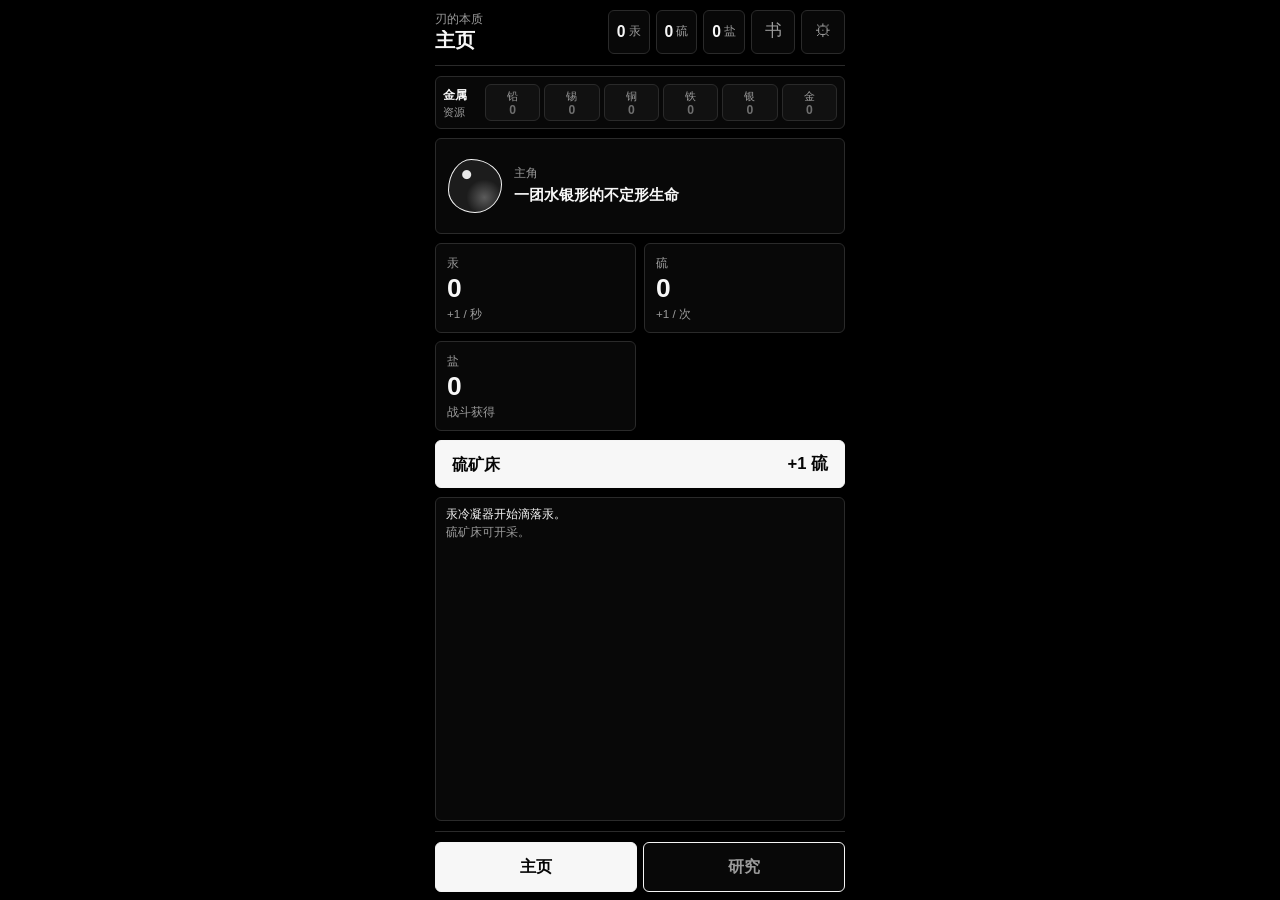
<file: index.html>
<!doctype html>
<html lang="zh-CN">
  <head>
    <meta charset="utf-8">
    <meta name="viewport" content="width=device-width, initial-scale=1">
    <meta http-equiv="refresh" content="0; url=./%E6%B8%B8%E6%88%8F%E6%9C%AC%E4%BD%93/index.html">
    <title>Redirecting</title>
    <script>
      window.location.replace("./%E6%B8%B8%E6%88%8F%E6%9C%AC%E4%BD%93/index.html");
    </script>
  </head>
  <body>
    <a href="./%E6%B8%B8%E6%88%8F%E6%9C%AC%E4%BD%93/index.html">Open the game</a>
  </body>
</html>
</file>
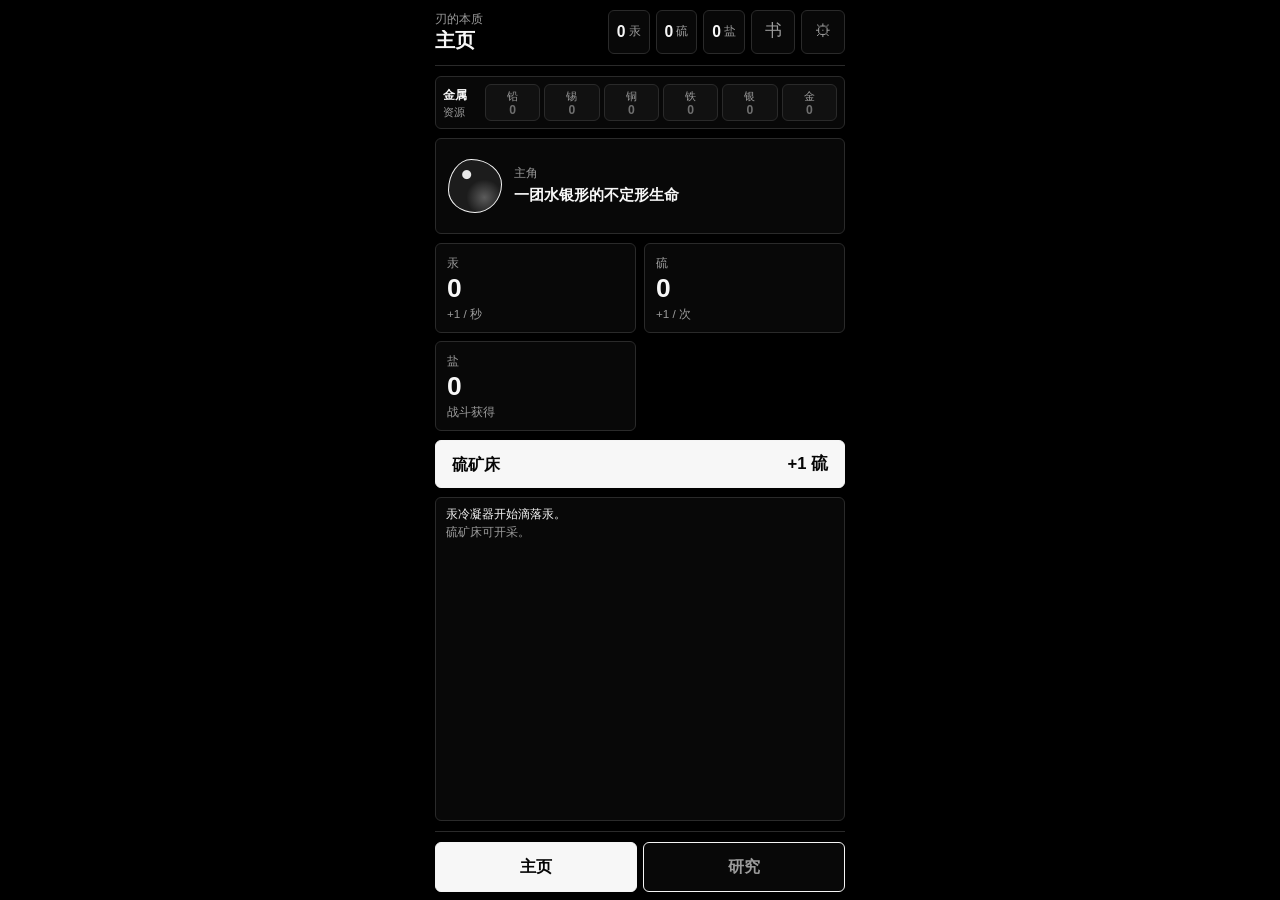
<file: 游戏本体/index.html>
<!doctype html>
<html lang="zh-CN">
  <head>
    <meta charset="UTF-8" />
    <meta name="viewport" content="width=device-width, initial-scale=1, viewport-fit=cover" />
    <meta name="theme-color" content="#000000" />
    <title>刃的本质</title>
    <link rel="stylesheet" href="./styles.css" />
  </head>
  <body>
    <main class="app-shell" id="app">
      <header class="title-bar">
        <div class="title-copy">
          <p>刃的本质</p>
          <h1 id="screen-title">主页</h1>
        </div>
        <div class="title-actions">
          <div class="title-stats" aria-label="核心资源">
            <span class="resource-indicator" data-resource-indicator="mercury"><strong id="title-mercury">0</strong><small>汞</small></span>
            <span class="resource-indicator" data-resource-indicator="sulfur"><strong id="title-sulfur">0</strong><small>硫</small></span>
            <span class="resource-indicator" data-resource-indicator="salt"><strong id="title-salt">0</strong><small>盐</small></span>
          </div>
          <button
            class="notes-shortcut"
            id="notes-shortcut"
            type="button"
            data-target="notes"
            aria-label="笔记"
            aria-selected="false"
          >
            <span aria-hidden="true">书</span>
          </button>
          <button
            class="settings-shortcut"
            type="button"
            data-target="settings"
            aria-label="系统"
            aria-selected="false"
          >
            <span aria-hidden="true">⚙</span>
          </button>
        </div>
      </header>

      <section class="screen-stage" aria-live="polite">
        <section class="screen is-active is-headless" data-screen="home" aria-label="主页">
          <div class="home-layout">
            <section class="metal-resource-panel" aria-label="金属资源">
              <div class="metal-resource-head">
                <strong>金属</strong>
                <small>资源</small>
              </div>
              <div class="metal-resource-list" id="home-metal-resources"></div>
            </section>

            <section class="life-panel" aria-label="主角状态">
              <div class="life-core" aria-hidden="true"></div>
              <div>
                <span>主角</span>
                <strong>一团水银形的不定形生命</strong>
              </div>
            </section>

            <div class="resource-grid" aria-label="资源">
              <article class="resource-card">
                <span>汞</span>
                <strong id="home-mercury">0</strong>
                <small id="mercury-rate">+1 / 秒</small>
              </article>
              <article class="resource-card">
                <span>硫</span>
                <strong id="home-sulfur">0</strong>
                <small id="sulfur-rate">手动开采</small>
              </article>
              <article class="resource-card">
                <span>盐</span>
                <strong id="home-salt">0</strong>
                <small id="salt-rate">战斗获得</small>
              </article>
            </div>

            <button class="primary-action" id="sulfur-button" type="button">
              <span>硫矿床</span>
              <strong id="sulfur-gain">+1 硫</strong>
            </button>

            <ol class="event-log" id="home-log" aria-label="主页记录"></ol>
          </div>
        </section>

        <section class="screen is-headless" data-screen="notes" aria-label="笔记">
          <div class="notes-layout">
            <section class="note-editor" aria-label="内置笔记">
              <label class="note-title-row">
                <span>标题</span>
                <input id="note-title" type="text" autocomplete="off" placeholder="本页标题" />
              </label>
              <textarea id="note-body" spellcheck="false" placeholder="写下这一页的笔记"></textarea>
            </section>

            <nav class="note-controls" aria-label="笔记翻页">
              <button class="secondary-action" id="note-first-button" type="button" aria-label="跳到第 0 页">|&lt;</button>
              <button class="secondary-action" id="note-prev-button" type="button" aria-label="上一页">&lt;</button>
              <label class="note-page-jump">
                <span>页</span>
                <input id="note-page-input" type="number" min="0" step="1" inputmode="numeric" value="1" />
              </label>
              <button class="secondary-action" id="note-next-button" type="button" aria-label="下一页">&gt;</button>
              <button class="secondary-action" id="note-last-button" type="button" aria-label="跳到最后一页">&gt;|</button>
            </nav>
          </div>
        </section>

        <section class="screen is-headless" data-screen="research" aria-label="研究">
          <div class="research-layout">
            <section class="research-section" data-research-section="available">
              <div class="research-section-head">
                <h3>可研究</h3>
                <button
                  class="research-section-toggle"
                  type="button"
                  aria-expanded="true"
                  aria-controls="available-research-list"
                  data-section-toggle="available"
                >
                  <span aria-hidden="true">▴</span>
                  <small>折叠</small>
                </button>
              </div>
              <div class="research-list" id="available-research-list" aria-label="可研究项目"></div>
            </section>

            <section class="research-section" data-research-section="owned">
              <div class="research-section-head">
                <h3>已持有</h3>
                <button
                  class="research-section-toggle"
                  type="button"
                  aria-expanded="true"
                  aria-controls="owned-research-list"
                  data-section-toggle="owned"
                >
                  <span aria-hidden="true">▴</span>
                  <small>折叠</small>
                </button>
              </div>
              <div class="research-list" id="owned-research-list" aria-label="已持有研究"></div>
            </section>

            <section class="research-section" data-research-section="locked">
              <div class="research-section-head">
                <h3>未解锁</h3>
                <button
                  class="research-section-toggle"
                  type="button"
                  aria-expanded="true"
                  aria-controls="locked-feature-list"
                  data-section-toggle="locked"
                >
                  <span aria-hidden="true">▴</span>
                  <small>折叠</small>
                </button>
              </div>
              <div class="research-list" id="locked-research-list" aria-label="未解锁研究"></div>
            </section>
          </div>
        </section>

        <section class="screen is-headless" data-screen="metallurgy" aria-label="冶金">
          <div class="metallurgy-layout">
            <section class="metal-resource-panel metallurgy-metal-panel" aria-label="冶金金属资源">
              <div class="metal-resource-head">
                <strong>金属</strong>
                <small>资源</small>
              </div>
              <div class="metal-resource-list" id="metallurgy-metal-resources"></div>
            </section>

            <div class="metallurgy-panels">
              <section class="metallurgy-station is-active" data-station="smelting" data-metallurgy-panel="smelting" aria-labelledby="smelting-title">
                <div class="station-title">
                  <div>
                    <h3 id="smelting-title">冶炼</h3>
                    <small>也不算是冶炼，毕竟没开火。</small>
                  </div>
                </div>

                <div class="station-workbench">
                  <section class="station-column ingredient-column" aria-label="冶炼投料">
                    <strong>投料</strong>
                    <div class="ingredient-list" id="smelting-resource-list"></div>
                    <div class="ingredient-controls">
                      <button class="secondary-action" type="button" data-ingredient-action="divide" data-station="smelting">/10</button>
                      <span id="smelting-selected-resource">未选择</span>
                      <button class="secondary-action" type="button" data-ingredient-action="multiply" data-station="smelting">*10</button>
                      <button class="secondary-action" type="button" data-ingredient-action="remove" data-station="smelting">-1</button>
                      <button class="secondary-action" type="button" data-ingredient-action="add" data-station="smelting">+1</button>
                    </div>
                  </section>

                  <section class="station-column product-column" aria-label="冶炼产品">
                    <div class="product-heading">
                      <strong>产品</strong>
                      <small id="smelting-product-note">投入资源后确认。</small>
                    </div>
                    <div class="product-display" id="smelting-product">
                      <span>尚未冶炼</span>
                    </div>
                    <div class="current-loadout" id="smelting-current-inputs">未投料</div>
                  </section>

                  <section class="station-column process-column" aria-label="冶炼确认">
                    <button class="process-button cauldron-button" id="smelt-button" type="button">
                      <span class="process-icon" aria-hidden="true">坩</span>
                      <strong>冶炼</strong>
                    </button>
                  </section>

                  <aside class="metallurgy-drawer" id="smelting-drawer" aria-label="冶炼记录抽屉">
                    <button class="drawer-toggle" id="smelting-drawer-toggle" type="button" aria-expanded="false">
                      <span aria-hidden="true">‹</span>
                      <small>记录</small>
                    </button>
                    <div class="drawer-body">
                      <div class="drawer-head">
                        <strong id="smelting-log-title">完整记录</strong>
                        <button class="secondary-action" id="smelting-log-mode-toggle" type="button">收藏</button>
                      </div>
                      <ol class="drawer-list" id="smelting-log-list"></ol>
                    </div>
                  </aside>
                </div>
              </section>

              <section class="metallurgy-station" data-station="forging" data-metallurgy-panel="forging" aria-labelledby="forging-title">
                <div class="station-title">
                  <div>
                    <h3 id="forging-title">锻造</h3>
                    <small>投入金属，锻出一把刃。</small>
                  </div>
                </div>

                <div class="station-workbench">
                  <section class="station-column ingredient-column" aria-label="锻造投料">
                    <strong>投料</strong>
                    <div class="ingredient-list" id="forging-resource-list"></div>
                    <div class="ingredient-controls">
                      <button class="secondary-action" type="button" data-ingredient-action="divide" data-station="forging">/10</button>
                      <span id="forging-selected-resource">未选择</span>
                      <button class="secondary-action" type="button" data-ingredient-action="multiply" data-station="forging">*10</button>
                      <button class="secondary-action" type="button" data-ingredient-action="remove" data-station="forging">-1</button>
                      <button class="secondary-action" type="button" data-ingredient-action="add" data-station="forging">+1</button>
                    </div>
                  </section>

                  <section class="station-column process-column" aria-label="锻造确认">
                    <button class="process-button anvil-button" id="forge-button" type="button">
                      <span class="process-icon" aria-hidden="true">砧</span>
                      <strong>锻造</strong>
                    </button>
                  </section>

                  <section class="station-column product-column" aria-label="锻造产品">
                    <div class="product-heading">
                      <strong>产品</strong>
                      <small id="forging-product-note">投料后确认。</small>
                    </div>
                    <div class="product-display blade-product" id="forging-product">
                      <span>尚未锻造</span>
                    </div>
                    <div class="current-loadout" id="forging-current-inputs">未投料</div>
                  </section>

                  <aside class="metallurgy-drawer" id="forging-drawer" aria-label="背包抽屉">
                    <button class="drawer-toggle" id="forging-drawer-toggle" type="button" aria-expanded="false">
                      <span aria-hidden="true">‹</span>
                      <small>背包</small>
                    </button>
                    <div class="drawer-body">
                      <div class="drawer-head">
                        <strong>背包</strong>
                        <div class="drawer-head-actions">
                          <small>20 格</small>
                          <button class="secondary-action" id="blade-batch-delete-toggle" type="button">批量</button>
	                          <button class="secondary-action danger-action" id="blade-batch-delete-button" type="button" disabled hidden>销毁所选</button>
                          <button class="secondary-action" id="blade-favorite-button" type="button" disabled>收藏</button>
                          <button class="secondary-action" id="blade-reproduce-button" type="button" disabled>再生产</button>
	                          <button class="secondary-action danger-action" id="blade-delete-button" type="button" disabled>销毁</button>
                        </div>
                      </div>
                      <div class="blade-detail" id="blade-detail">选择一把刃查看属性</div>
                      <div class="blade-grid" id="blade-inventory-grid"></div>
                    </div>
                  </aside>
                </div>
              </section>

              <section class="metallurgy-station" data-station="inscription" data-metallurgy-panel="inscription" aria-label="铭文"></section>
            </div>

            <nav class="metallurgy-subnav" aria-label="冶金功能切换">
              <button class="metallurgy-subtab is-active" type="button" data-metallurgy-tab="smelting" aria-selected="true">冶炼</button>
              <button class="metallurgy-subtab" type="button" data-metallurgy-tab="forging" aria-selected="false">锻造</button>
              <button class="metallurgy-subtab" type="button" data-metallurgy-tab="inscription" aria-selected="false" hidden>铭文</button>
            </nav>
          </div>
        </section>

        <section class="screen is-headless" data-screen="battle" aria-label="战斗">
          <div class="battle-layout">
            <section class="battle-enemy-panel" aria-label="敌人">
              <div class="battle-enemy-card" id="battle-enemy-card"></div>
              <aside class="battle-log-panel" aria-label="战斗记录">
                <div class="battle-log-head">
                  <strong>记录</strong>
                  <small id="battle-log-summary">0 条</small>
                </div>
                <ol class="battle-log-list" id="battle-log-list"></ol>
              </aside>
            </section>

            <section class="battle-actions" aria-label="战斗操作">
              <div class="battle-action-row battle-action-row-main">
                <button class="secondary-action battle-flee-button" id="battle-flee-button" type="button">逃跑</button>
		                <select id="battle-cr-select" aria-label="下一只敌人的 CR">
		                  <option value="1">CR1</option>
		                </select>
                <button class="primary-action" id="battle-auto-toggle" type="button">自动战斗</button>
                <button class="secondary-action" id="battle-attack-button" type="button">手动攻击</button>
              </div>
              <div class="battle-action-row battle-action-row-support">
                <button class="secondary-action battle-hone-button" id="battle-hone-button" type="button">
                  <strong>磨刃</strong>
                  <small>锋利+0</small>
                </button>
                <button class="secondary-action" id="battle-inscription-button" type="button" disabled hidden>铭文</button>
              </div>
            </section>

            <section class="battle-blade-panel" aria-label="当前刃">
              <div class="battle-blade-card" id="battle-selected-blade"></div>

              <aside class="battle-drawer" id="battle-drawer" aria-label="战斗背包">
                <button class="drawer-toggle" id="battle-drawer-toggle" type="button" aria-expanded="false">
                  <span aria-hidden="true">‹</span>
                  <small>背包</small>
                </button>
                <div class="drawer-body">
	                  <div class="drawer-head">
	                    <strong>刃背包</strong>
	                    <div class="drawer-head-actions">
	                      <small id="battle-inventory-summary">0 / 20</small>
	                      <button class="secondary-action" id="battle-blade-batch-delete-toggle" type="button">批量</button>
		                      <button class="secondary-action danger-action" id="battle-blade-batch-delete-button" type="button" disabled hidden>销毁所选</button>
	                      <button class="secondary-action" id="battle-blade-favorite-button" type="button" disabled>收藏</button>
		                      <button class="secondary-action danger-action" id="battle-blade-delete-button" type="button" disabled>销毁</button>
	                    </div>
	                  </div>
                  <div class="blade-grid battle-blade-grid" id="battle-blade-list"></div>
                </div>
              </aside>
            </section>
          </div>
        </section>

        <section class="screen" data-screen="settings" aria-labelledby="settings-title">
          <div class="screen-head">
            <div>
              <p class="kicker">本地</p>
              <h2 id="settings-title">系统</h2>
            </div>
            <span class="pill" id="version-label">v1.0</span>
          </div>

          <div class="settings-layout">
            <nav class="settings-subnav" aria-label="系统功能切换">
              <button class="settings-subtab is-active" type="button" data-settings-tab="settings" aria-selected="true">设置</button>
              <button class="settings-subtab" type="button" data-settings-tab="stats" aria-selected="false">数据统计</button>
              <button class="settings-subtab" type="button" data-settings-tab="milestones" aria-selected="false">里程碑</button>
            </nav>

            <section class="settings-panel is-active" data-settings-panel="settings" aria-label="系统设置">
              <label class="toggle-row">
                <span>
                  <strong>自动保存</strong>
                  <small id="autosave-state">开启</small>
                </span>
                <input id="autosave-toggle" type="checkbox" checked />
              </label>

              <label class="toggle-row">
                <span>
                  <strong>紧凑数字</strong>
                  <small id="compact-state">开启</small>
                </span>
                <input id="compact-toggle" type="checkbox" checked />
              </label>

              <textarea id="save-code" rows="4" spellcheck="false" placeholder="存档码"></textarea>

              <div class="button-grid">
                <button class="secondary-action" id="save-button" type="button">保存</button>
                <button class="secondary-action" id="export-button" type="button">导出</button>
                <button class="secondary-action" id="import-button" type="button">导入</button>
                <button class="secondary-action danger-action" id="reset-button" type="button">重置</button>
              </div>

              <p class="settings-message" id="settings-message">本地存档未写入。</p>
            </section>

            <section class="settings-panel stats-panel" data-settings-panel="stats" aria-label="数据统计">
              <div class="stats-list" id="stats-list"></div>
            </section>

            <section class="settings-panel milestones-panel" data-settings-panel="milestones" aria-label="里程碑">
              <div class="milestone-list" id="milestone-list"></div>
            </section>
          </div>
        </section>
      </section>

      <nav class="tab-bar" aria-label="功能分页">
        <button class="tab-button is-active" type="button" data-target="home" aria-selected="true">主页</button>
        <button class="tab-button" type="button" data-target="research" aria-selected="false">研究</button>
        <button class="tab-button" type="button" data-target="metallurgy" data-feature="metallurgy" aria-selected="false" hidden>冶金</button>
        <button class="tab-button" type="button" data-target="battle" data-feature="battle" aria-selected="false" hidden>战斗</button>
      </nav>
    </main>

    <script src="./research.js"></script>
    <script src="./forgingFormula.js"></script>
    <script src="./bladeNaming.js"></script>
    <script src="./battleFormula.js"></script>
    <script src="./main.js"></script>
  </body>
</html>
</file>
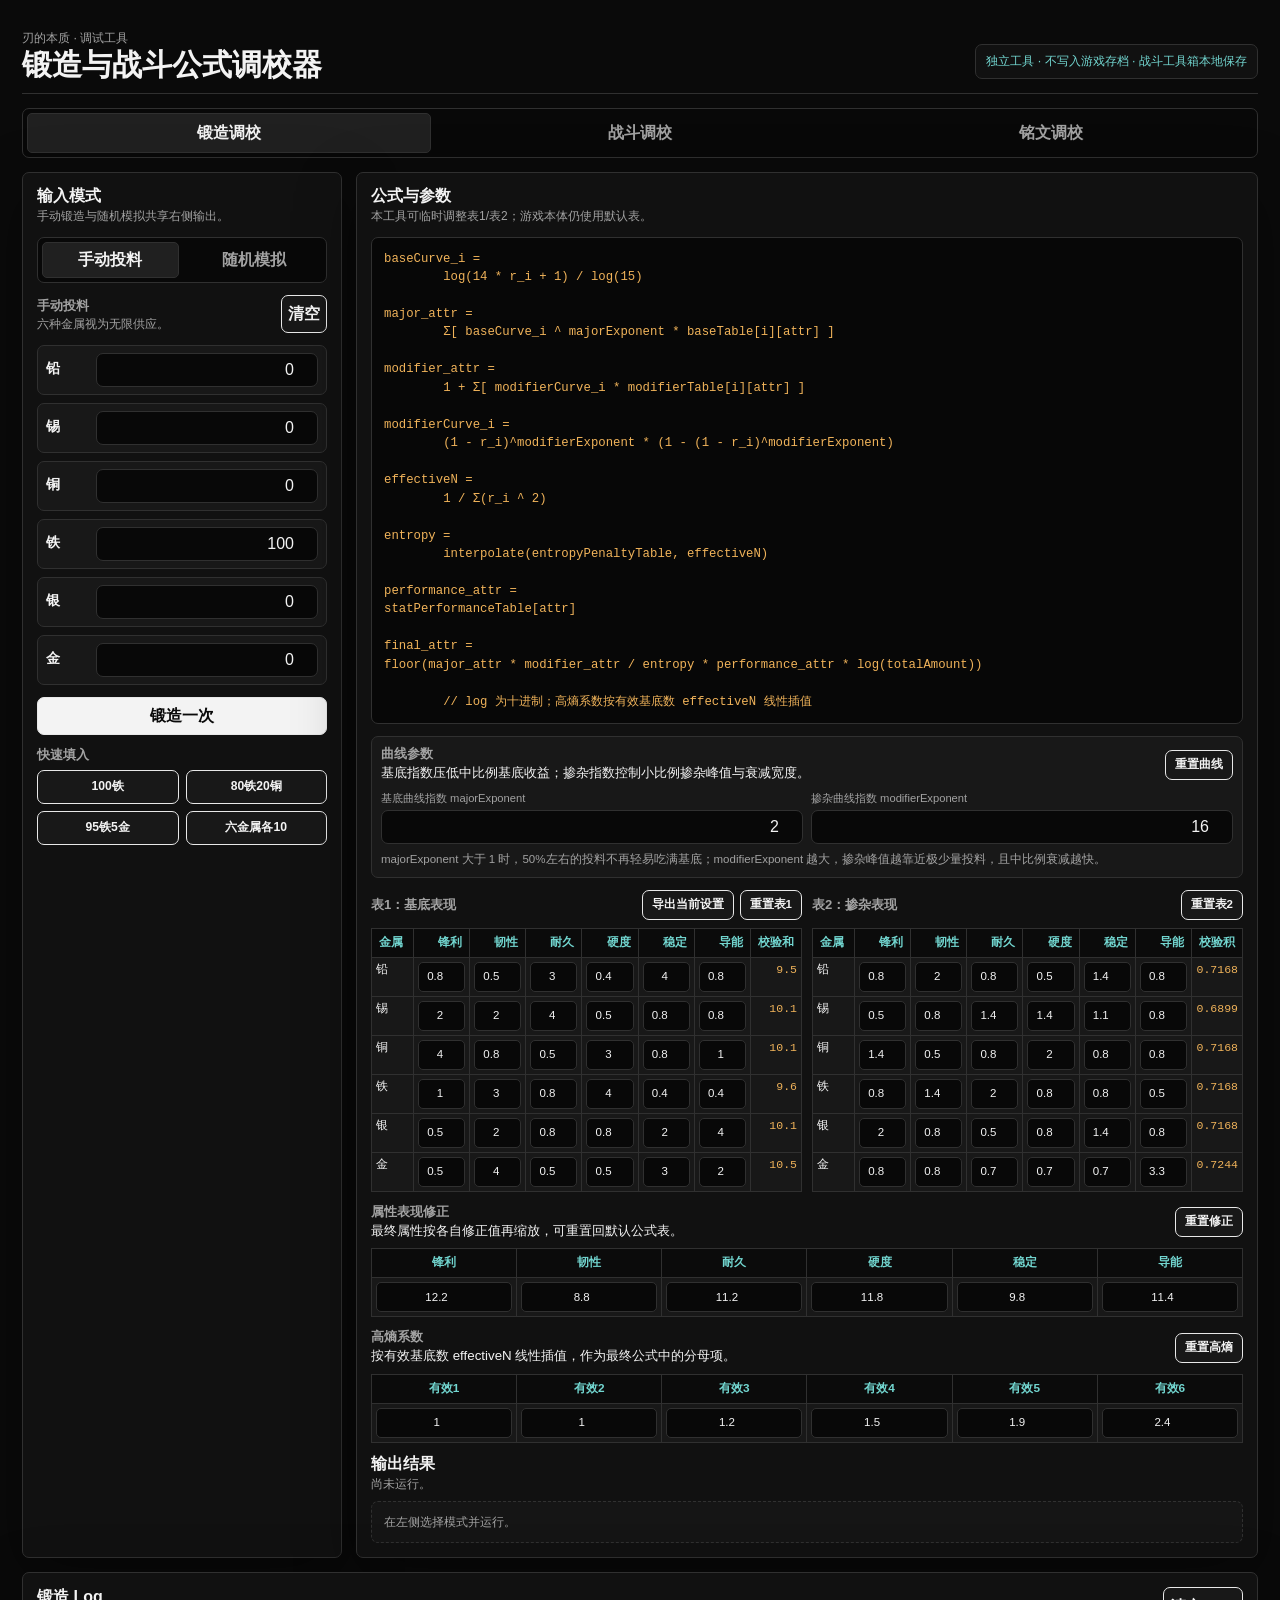
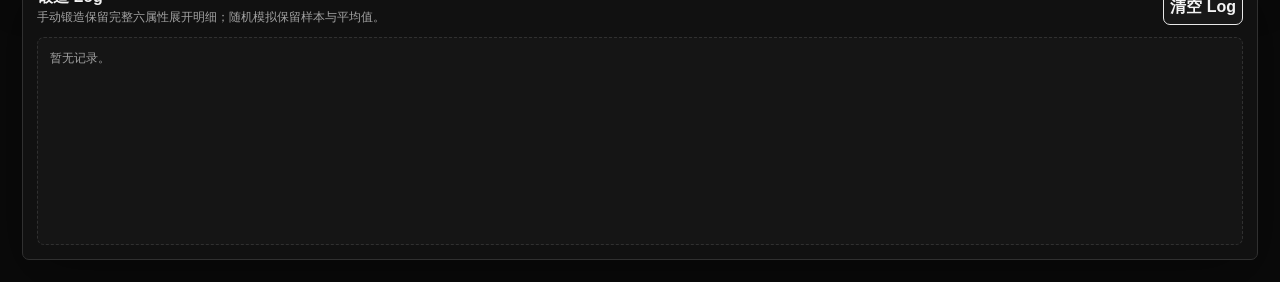
<file: 调试工具/forging-debug.html>
<!doctype html>
<html lang="zh-CN">
  <head>
    <meta charset="UTF-8" />
    <meta name="viewport" content="width=device-width, initial-scale=1" />
    <meta name="theme-color" content="#0b0b0b" />
    <title>锻造与战斗公式调校器</title>
    <link rel="stylesheet" href="./forging-debug.css" />
  </head>
  <body>
    <main class="debug-shell">
      <header class="debug-header">
        <div>
          <p>刃的本质 · 调试工具</p>
          <h1>锻造与战斗公式调校器</h1>
        </div>
        <div class="header-note">独立工具 · 不写入游戏存档 · 战斗工具箱本地保存</div>
      </header>

      <nav class="workspace-tabs" role="tablist" aria-label="调校功能">
        <button
          class="workspace-tab is-active"
          id="forging-debug-tab"
          type="button"
          role="tab"
          aria-selected="true"
          aria-controls="forging-debug-panel"
          data-debug-mode="forging"
        >
          锻造调校
        </button>
        <button
          class="workspace-tab"
          id="battle-debug-tab"
          type="button"
          role="tab"
          aria-selected="false"
          aria-controls="battle-debug-panel"
          data-debug-mode="battle"
        >
          战斗调校
        </button>
        <button
          class="workspace-tab"
          id="inscription-debug-tab"
          type="button"
          role="tab"
          aria-selected="false"
          aria-controls="inscription-debug-panel"
          data-debug-mode="inscription"
        >
          铭文调校
        </button>
      </nav>

      <section
        class="debug-mode-panel is-active"
        id="forging-debug-panel"
        role="tabpanel"
        aria-labelledby="forging-debug-tab"
        data-debug-panel="forging"
      >
        <section class="debug-workspace">
        <aside class="panel input-panel" aria-label="投料与模拟">
          <div class="panel-head">
            <div>
              <h2>输入模式</h2>
              <small>手动锻造与随机模拟共享右侧输出。</small>
            </div>
          </div>

          <div class="mode-tabs" role="tablist" aria-label="输入模式">
            <button
              class="mode-tab is-active"
              id="manual-tab"
              type="button"
              role="tab"
              aria-selected="true"
              aria-controls="manual-controls"
              data-input-mode="manual"
            >
              手动投料
            </button>
            <button
              class="mode-tab"
              id="simulation-tab"
              type="button"
              role="tab"
              aria-selected="false"
              aria-controls="simulation-controls-panel"
              data-input-mode="simulation"
            >
              随机模拟
            </button>
          </div>

          <section
            class="input-mode-panel is-active"
            id="manual-controls"
            role="tabpanel"
            aria-labelledby="manual-tab"
            data-input-panel="manual"
          >
            <div class="panel-head compact-head">
              <div>
                <h3>手动投料</h3>
                <small>六种金属视为无限供应。</small>
              </div>
              <button class="secondary-action" id="reset-manual-button" type="button">清空</button>
            </div>

            <div class="metal-input-grid" id="manual-metal-inputs"></div>

            <div class="button-row">
              <button class="primary-action" id="forge-once-button" type="button">锻造一次</button>
            </div>

            <section class="quick-panel">
              <h3>快速填入</h3>
              <div class="quick-grid" id="manual-presets"></div>
            </section>
          </section>

          <section
            class="input-mode-panel"
            id="simulation-controls-panel"
            role="tabpanel"
            aria-labelledby="simulation-tab"
            data-input-panel="simulation"
            hidden
          >
            <div class="panel-head compact-head">
              <div>
                <h3>随机 1000 次</h3>
                <small>用限制条件批量试配方。</small>
              </div>
            </div>

            <div class="simulation-controls">
              <label>
                <span>总原料数量</span>
                <input id="simulation-total" type="number" min="1" step="1" value="100" />
              </label>
              <label>
                <span>次数</span>
                <input id="simulation-count" type="number" min="1" step="1" value="1000" />
              </label>
              <label>
                <span>随机模式</span>
                <select id="simulation-mode">
                  <option value="distribution">随机分配</option>
                  <option value="two-attribute-random">2属性随机模拟</option>
                  <option value="three-attribute-random">3属性随机模拟</option>
                  <option value="four-attribute-random">4属性随机模拟</option>
                  <option value="five-attribute-random">5属性随机模拟</option>
                  <option value="six-attribute-random">6属性随机模拟</option>
                  <option value="single-fill">余量填入单一随机金属</option>
                  <option value="three-metal-70">三金属 70%</option>
                </select>
              </label>
            </div>

            <section class="constraint-section">
              <div class="section-title">
                <h3>比例限制</h3>
                <small>单位：%，步长 1</small>
              </div>
              <div class="constraint-grid" id="constraint-grid"></div>
            </section>

            <section class="quick-panel">
              <h3>随机预设</h3>
              <div class="quick-grid" id="simulation-presets"></div>
            </section>

            <section class="analysis-panel">
              <div class="section-title">
                <h3>筛选 Top20</h3>
                <small>运行模拟后，按当前条件重排样本。</small>
              </div>
              <div class="analysis-controls">
                <label>
                  <span>筛选指标</span>
                  <select id="simulation-filter-metric"></select>
                </label>
                <label>
                  <span>大于</span>
                  <input id="simulation-filter-min" type="number" step="1" placeholder="留空不过滤" />
                </label>
	                <label>
	                  <span>排序依据</span>
	                  <select id="simulation-sort-metric"></select>
	                </label>
	              </div>
	              <div class="simulation-condition-head">
	                <strong>六属性条件</strong>
	                <small>空值忽略，多项同时满足</small>
	              </div>
	              <div class="simulation-condition-grid" id="simulation-condition-grid"></div>
	              <button class="secondary-action mini-action" id="apply-simulation-filter-button" type="button">应用筛选</button>
	            </section>

            <div class="button-row">
              <button class="primary-action" id="run-simulation-button" type="button">运行模拟</button>
            </div>

            <div id="simulation-message" class="message-line"></div>
          </section>
        </aside>

        <section class="panel formula-panel" aria-label="公式、参数与输出">
          <div class="panel-head">
            <div>
              <h2>公式与参数</h2>
              <small>本工具可临时调整表1/表2；游戏本体仍使用默认表。</small>
            </div>
          </div>

	          <article class="formula-card">
	            <pre><code>baseCurve_i =
	log(14 * r_i + 1) / log(15)

major_attr =
	Σ[ baseCurve_i ^ majorExponent * baseTable[i][attr] ]

modifier_attr =
	1 + Σ[ modifierCurve_i * modifierTable[i][attr] ]

modifierCurve_i =
	(1 - r_i)^modifierExponent * (1 - (1 - r_i)^modifierExponent)

effectiveN =
	1 / Σ(r_i ^ 2)

entropy =
	interpolate(entropyPenaltyTable, effectiveN)

performance_attr =
statPerformanceTable[attr]

final_attr =
floor(major_attr * modifier_attr / entropy * performance_attr * log(totalAmount))

	// log 为十进制；高熵系数按有效基底数 effectiveN 线性插值</code></pre>
		          </article>

	          <section class="curve-panel">
	            <div class="table-head">
	              <div>
	                <h3>曲线参数</h3>
	                <small>基底指数压低中比例基底收益；掺杂指数控制小比例掺杂峰值与衰减宽度。</small>
	              </div>
	              <button class="secondary-action mini-action" id="reset-curve-parameters-button" type="button">重置曲线</button>
	            </div>
	            <div class="curve-grid">
	              <label>
	                <span>基底曲线指数 majorExponent</span>
	                <input id="major-exponent-input" type="number" min="0.1" step="0.1" value="2" />
	              </label>
	              <label>
	                <span>掺杂曲线指数 modifierExponent</span>
	                <input id="modifier-exponent-input" type="number" min="0.1" step="0.1" value="16" />
	              </label>
	            </div>
	            <small class="curve-help">
	              majorExponent 大于 1 时，50%左右的投料不再轻易吃满基底；modifierExponent 越大，掺杂峰值越靠近极少量投料，且中比例衰减越快。
	            </small>
	          </section>

	          <section class="tables-grid">
            <article>
              <div class="table-head">
                <h3>表1：基底表现</h3>
                <div class="table-actions">
                  <button class="secondary-action mini-action" id="export-settings-button" type="button">导出当前设置</button>
                  <button class="secondary-action mini-action" id="reset-base-table-button" type="button">重置表1</button>
                </div>
              </div>
              <div class="table-wrap" id="base-table"></div>
            </article>
            <article>
              <div class="table-head">
                <h3>表2：掺杂表现</h3>
                <button class="secondary-action mini-action" id="reset-modifier-table-button" type="button">重置表2</button>
              </div>
              <div class="table-wrap" id="modifier-table"></div>
            </article>
          </section>

          <section class="performance-panel">
            <div class="table-head">
              <div>
                <h3>属性表现修正</h3>
                <small>最终属性按各自修正值再缩放，可重置回默认公式表。</small>
              </div>
              <button class="secondary-action mini-action" id="reset-performance-table-button" type="button">重置修正</button>
            </div>
	            <div class="table-wrap" id="performance-table"></div>
	          </section>

	          <section class="entropy-panel">
	            <div class="table-head">
		              <div>
		                <h3>高熵系数</h3>
		                <small>按有效基底数 effectiveN 线性插值，作为最终公式中的分母项。</small>
		              </div>
	              <button class="secondary-action mini-action" id="reset-entropy-table-button" type="button">重置高熵</button>
	            </div>
	            <div class="table-wrap" id="entropy-table"></div>
	          </section>

	          <section class="result-panel">
            <div class="panel-head compact-head">
              <div>
                <h2>输出结果</h2>
                <small id="current-summary">尚未运行。</small>
              </div>
            </div>
            <div id="current-result" class="result-body empty-state">在左侧选择模式并运行。</div>
          </section>
        </section>
      </section>

        <section class="panel log-panel" aria-label="锻造日志">
          <div class="panel-head">
            <div>
              <h2>锻造 Log</h2>
              <small>手动锻造保留完整六属性展开明细；随机模拟保留样本与平均值。</small>
            </div>
            <button class="secondary-action" id="clear-log-button" type="button">清空 Log</button>
          </div>
          <div id="forge-log" class="forge-log empty-state">暂无记录。</div>
        </section>
      </section>

      <section
        class="debug-mode-panel"
        id="battle-debug-panel"
        role="tabpanel"
        aria-labelledby="battle-debug-tab"
        data-debug-panel="battle"
        hidden
      >
        <section class="battle-debug-layout">
          <section class="panel battle-main-panel" aria-label="战斗模拟">
            <div class="panel-head">
              <div>
                <h2>战斗模拟</h2>
                <small id="battle-current-summary">选择一把刃，或从锻造调校导入。</small>
              </div>
              <span class="battle-status-pill" id="battle-auto-state">暂停</span>
            </div>

            <section class="battle-control-grid">
              <article class="battle-card">
                <div class="section-title">
                  <h3>当前刃</h3>
                  <small>出厂 / 当前</small>
                </div>
                <div id="battle-blade-editor" class="battle-stat-editor"></div>
                <div id="battle-blade-editor-radar" class="battle-editor-radar empty-state">暂无刃。</div>
              </article>

              <article class="battle-card">
                <div class="section-title">
                  <h3>敌人</h3>
                  <small>当前状态 / 配置参数</small>
                </div>
                <div id="battle-enemy-current" class="battle-enemy-current-slot empty-state">等待敌人状态。</div>
                <div class="battle-form-grid" id="battle-enemy-inputs"></div>
                <div class="battle-form-grid compact-form-grid">
                  <label>
                    <span>刷新模式</span>
                    <select id="battle-enemy-mode">
                      <option value="fixed">固定同一敌人</option>
                      <option value="incremental">每场属性递增</option>
                      <option value="sequence">手动敌人序列</option>
                    </select>
                  </label>
                </div>
                <div class="battle-form-grid" id="battle-enemy-increment-inputs"></div>
                <label class="battle-textarea-field">
                  <span>敌人序列</span>
                  <textarea
                    id="battle-enemy-sequence"
                    rows="4"
                    spellcheck="false"
                  placeholder="每行：CR,HP,坚硬,崩裂,磨损,锈蚀"
                  ></textarea>
                </label>
              </article>

              <article class="battle-card">
                <div class="section-title compact-head">
                  <div>
                    <h3>公式参数</h3>
                    <small>四条指数 k + 钝化/磨刃 s</small>
                  </div>
                  <button class="secondary-action mini-action" id="battle-export-config-button" type="button">导出配置</button>
                </div>
                <div class="battle-form-grid" id="battle-param-inputs"></div>
                <div id="battle-k-help" class="battle-k-help"></div>
                <div id="battle-formula-preview" class="battle-formula-preview empty-state">选择刃后显示公式代入。</div>
              </article>

              <article class="battle-card enemy-generator-card">
                <div class="section-title compact-head">
                  <div>
                    <h3>敌人生成</h3>
                    <small>CR^k*s / HP倍率 / 优势项</small>
                  </div>
                  <div class="button-cluster">
                    <button class="secondary-action mini-action" id="battle-generate-enemy-button" type="button">生成敌人</button>
                    <button class="secondary-action mini-action" id="battle-export-enemy-generator-button" type="button">导出配置</button>
                  </div>
                </div>
                <div class="battle-form-grid" id="battle-enemy-generator-inputs"></div>
                <div id="battle-enemy-generator-output" class="battle-enemy-generator-output empty-state">生成后显示分配信息。</div>
              </article>

              <article class="battle-card maintenance-card battle-wide-card">
                <div class="section-title">
                  <h3>维护策略</h3>
                  <small>独立用于寿命模拟</small>
                </div>
                <label class="toggle-line">
                  <span>启用自动磨刃策略</span>
                  <input id="battle-maintenance-enabled" type="checkbox" />
                </label>
                <div class="battle-form-grid" id="battle-maintenance-inputs"></div>
                <label class="toggle-line">
                  <span>允许满锋继续磨刃</span>
                  <input id="battle-maintenance-full-hone" type="checkbox" />
                </label>
              </article>
            </section>

            <section class="battle-action-bar" aria-label="战斗操作">
              <button class="primary-action" id="battle-manual-attack-button" type="button">手动攻击</button>
              <button class="secondary-action" id="battle-auto-toggle-button" type="button">自动战斗</button>
              <button class="secondary-action" id="battle-hone-button" type="button">磨刃</button>
              <button class="secondary-action" id="battle-reset-current-button" type="button">当前值回满</button>
              <button class="secondary-action" id="battle-sim-once-button" type="button">模拟 1 场</button>
              <button class="secondary-action" id="battle-sim-10-button" type="button">模拟 10 场</button>
              <button class="secondary-action" id="battle-sim-100-button" type="button">模拟 100 场</button>
            </section>

            <section class="battle-output-grid">
              <article class="battle-card">
                <div class="section-title">
                  <h3>战斗状态</h3>
                  <small id="battle-outcome-note">尚未开始。</small>
                </div>
                <div id="battle-state-output" class="battle-state-output empty-state">等待选择刃。</div>
              </article>

              <article class="battle-card">
                <div class="section-title">
                  <h3>雷达图</h3>
                  <small>浅色为出厂，亮色为当前</small>
                </div>
                <div id="battle-radar-output" class="battle-radar-output empty-state">暂无刃。</div>
              </article>

              <article class="battle-card battle-wide-card">
                <div class="section-title">
                  <h3>寿命统计</h3>
                  <small>裸战与维护策略分开</small>
                </div>
                <div id="battle-lifetime-output" class="battle-lifetime-output empty-state">运行模拟后显示。</div>
              </article>

              <article class="battle-card battle-wide-card">
                <div class="section-title">
                  <h3>战斗 Log</h3>
                  <button class="secondary-action mini-action" id="battle-clear-log-button" type="button">清空</button>
                </div>
                <div id="battle-log" class="battle-log empty-state">暂无记录。</div>
              </article>

              <article class="battle-card battle-wide-card">
                <div class="section-title">
                  <h3>规则引用</h3>
                  <small>来自共享战斗公式</small>
                </div>
                <div id="battle-rule-output" class="battle-rule-output"></div>
              </article>
            </section>
          </section>

          <aside class="panel battle-toolbox-panel" aria-label="刃工具箱">
            <div class="panel-head">
              <div>
                <h2>刃工具箱</h2>
                <small id="battle-toolbox-summary">本地保存 · 无上限</small>
              </div>
            </div>

            <div class="toolbox-actions">
              <button class="primary-action" id="battle-import-forge-button" type="button">导入锻造结果</button>
              <button class="secondary-action" id="battle-new-blade-button" type="button">新建刃</button>
              <button class="secondary-action" id="battle-duplicate-blade-button" type="button">复制副本</button>
              <button class="secondary-action" id="battle-rename-blade-button" type="button">重新命名</button>
              <button class="secondary-action danger-action" id="battle-delete-blade-button" type="button">删除</button>
              <button class="secondary-action danger-action" id="battle-delete-selected-button" type="button">删除多选</button>
            </div>

	            <div id="battle-toolbox-list" class="battle-toolbox-list empty-state">暂无刃。</div>
	          </aside>
	        </section>
	      </section>

	      <section
	        class="debug-mode-panel"
	        id="inscription-debug-panel"
	        role="tabpanel"
	        aria-labelledby="inscription-debug-tab"
	        data-debug-panel="inscription"
	        hidden
	      >
	        <section class="battle-debug-layout inscription-debug-layout">
	          <section class="panel battle-main-panel inscription-main-panel" aria-label="铭文调校">
	            <div class="panel-head">
	              <div>
	                <h2>铭文调校</h2>
	                <small id="inscription-current-summary">选择一把刃，或从锻造调校导入。</small>
	              </div>
	            </div>

	            <article class="battle-card inscription-host-card">
	              <div class="section-title">
	                <h3>当前刃</h3>
	                <small>铭文与战斗工具箱共用同一把刃</small>
	              </div>
	              <div id="inscription-blade-summary" class="battle-state-grid empty-state">选择或新建一把刃。</div>
	            </article>

	            <article class="battle-card inscription-card">
		              <div class="section-title compact-head">
		                <div>
		                  <h3>铭文编辑</h3>
		                  <small>7 顶点 / 12 边；先选金属丝，再在边上描线。当前默认每条边数量为 1。</small>
		                </div>
		              </div>
		              <div class="inscription-workspace">
		                <section class="inscription-graph-panel" aria-label="铭文结构图">
		                  <div class="inscription-wire-tray" id="inscription-wire-tray" aria-label="铭文金属丝"></div>
		                  <div class="inscription-graph" id="inscription-graph"></div>
		                </section>
		                <section class="inscription-preview-panel" aria-label="铭文解读与效果">
		                  <div class="section-title">
		                    <h3>解读</h3>
		                    <small>实时解析</small>
		                  </div>
		                  <div id="inscription-price-output" class="inscription-output empty-state">选择刃后显示解读。</div>
	                  <div class="section-title">
	                    <h3>效果</h3>
	                    <small>实时生成</small>
	                  </div>
	                  <div id="inscription-effect-output" class="inscription-output empty-state">选择刃后显示效果。</div>
	                </section>
	              </div>
	            </article>
	          </section>

	          <aside class="panel battle-toolbox-panel" aria-label="铭文刃工具箱">
	            <div class="panel-head">
	              <div>
	                <h2>刃工具箱</h2>
	                <small id="inscription-toolbox-summary">本地保存 · 与战斗调校共用</small>
	              </div>
	            </div>

	            <div class="toolbox-actions">
	              <button class="primary-action" id="inscription-import-forge-button" type="button">导入锻造结果</button>
	              <button class="secondary-action" id="inscription-new-blade-button" type="button">新建刃</button>
	              <button class="secondary-action" id="inscription-duplicate-blade-button" type="button">复制副本</button>
	              <button class="secondary-action" id="inscription-rename-blade-button" type="button">重新命名</button>
	              <button class="secondary-action danger-action" id="inscription-delete-blade-button" type="button">删除</button>
	              <button class="secondary-action danger-action" id="inscription-delete-selected-button" type="button">删除多选</button>
	            </div>

	            <div id="inscription-toolbox-list" class="battle-toolbox-list empty-state">暂无刃。</div>
	          </aside>
	        </section>
	      </section>
	    </main>

    <script src="../游戏本体/forgingFormula.js"></script>
    <script src="../游戏本体/bladeNaming.js"></script>
    <script src="../游戏本体/battleFormula.js"></script>
    <script src="./forging-debug.js"></script>
  </body>
</html>
</file>
<file: 游戏本体/styles.css>
:root {
  color-scheme: dark;
  --bg: #000;
  --panel: #080808;
  --panel-2: #111;
  --line: #2a2a2a;
  --line-strong: #f5f5f5;
  --text: #f7f7f7;
  --muted: #9b9b9b;
  --muted-2: #6f6f6f;
  --inverse: #050505;
  --radius: 6px;
  --tap: 48px;
  font-family:
    "Noto Sans SC",
    "Microsoft YaHei",
    "PingFang SC",
    sans-serif;
  background: var(--bg);
  color: var(--text);
  line-height: 1.35;
}

* {
  box-sizing: border-box;
}

html,
body {
  min-width: 320px;
  min-height: 100%;
  margin: 0;
  background: var(--bg);
}

body {
  overflow: hidden;
}

button,
textarea,
input {
  font: inherit;
}

button {
  touch-action: manipulation;
}

.app-shell {
  width: min(100vw, 430px);
  height: 100dvh;
  min-height: 520px;
  margin: 0 auto;
  padding:
    max(8px, env(safe-area-inset-top))
    10px
    max(8px, env(safe-area-inset-bottom));
  display: grid;
  grid-template-rows: auto minmax(0, 1fr) auto;
  gap: 10px;
  background: var(--bg);
  overflow: hidden;
}

.title-bar {
  min-height: 58px;
  display: flex;
  align-items: center;
  justify-content: space-between;
  gap: 12px;
  padding-bottom: 10px;
  border-bottom: 1px solid var(--line);
}

.title-copy {
  min-width: 0;
}

.title-copy p,
.title-copy h1 {
  overflow: hidden;
  text-overflow: ellipsis;
  white-space: nowrap;
}

.title-copy p,
.kicker,
.resource-card span,
.resource-card small,
.status-card span,
.research-card p,
.research-card small,
.toggle-row small,
.stat-row span,
.settings-message {
  color: var(--muted);
}

.title-copy p,
.kicker {
  margin: 0;
  font-size: 0.72rem;
  letter-spacing: 0;
}

h1,
h2,
h3,
p {
  margin: 0;
}

h1 {
  margin-top: 2px;
  font-size: 1.22rem;
  line-height: 1.1;
  font-weight: 800;
  text-wrap: pretty;
}

h2 {
  margin-top: 2px;
  font-size: 1.05rem;
  line-height: 1.15;
  font-weight: 800;
}

h3 {
  font-size: 0.86rem;
  line-height: 1.2;
  color: var(--muted);
  font-weight: 700;
}

.title-stats {
  flex: 0 0 auto;
  display: flex;
  gap: 6px;
}

.title-actions {
  flex: 0 0 auto;
  display: flex;
  align-items: center;
  gap: 6px;
}

.title-stats span,
.pill {
  min-height: 28px;
  display: inline-flex;
  align-items: center;
  gap: 3px;
  padding: 0 8px;
  border: 1px solid var(--line);
  border-radius: var(--radius);
  background: var(--panel);
  white-space: nowrap;
}

.title-stats span {
  min-height: 44px;
}

.title-stats strong {
  font-size: 0.98rem;
}

.title-stats small,
.pill {
  color: var(--muted);
  font-size: 0.72rem;
}

.resource-indicator.is-flashing {
  animation: resource-alert-flash 0.24s ease-in-out 2;
}

.metal-resource-item.is-empty.resource-indicator.is-flashing strong {
  color: var(--text);
}

@keyframes resource-alert-flash {
  0%,
  100% {
    border-color: var(--line);
    box-shadow: none;
  }

  50% {
    border-color: var(--text);
    background: var(--panel-2);
    color: var(--text);
    box-shadow:
      inset 0 0 0 1px rgba(245, 245, 245, 0.34),
      0 0 18px rgba(245, 245, 245, 0.2);
  }
}

.settings-shortcut,
.notes-shortcut {
  width: 44px;
  min-width: 44px;
  min-height: 44px;
  display: grid;
  place-items: center;
  border: 1px solid var(--line);
  border-radius: var(--radius);
  background: var(--panel);
  color: var(--muted);
}

.settings-shortcut.is-active,
.notes-shortcut.is-active {
  border-color: var(--line-strong);
  background: var(--text);
  color: var(--inverse);
}

.settings-shortcut span,
.notes-shortcut span {
  font-size: 1.05rem;
  line-height: 1;
}

@media (max-width: 430px) {
  .title-bar {
    gap: 8px;
  }

  .title-copy {
    flex: 0 0 54px;
  }

  .title-actions,
  .title-stats {
    min-width: 0;
    gap: 4px;
  }

  .title-actions {
    flex: 1 1 auto;
  }

  .title-stats {
    flex: 1 1 0;
  }

  .title-stats span {
    min-width: 0;
    min-height: 42px;
    flex: 1 1 0;
    justify-content: center;
    padding: 0 6px;
  }

  .title-stats strong {
    min-width: 0;
    overflow: hidden;
    text-overflow: ellipsis;
    font-size: 0.88rem;
  }

  .title-stats small {
    font-size: 0.64rem;
  }

  .settings-shortcut,
  .notes-shortcut {
    width: 40px;
    min-width: 40px;
    min-height: 42px;
  }
}

@media (max-width: 340px) {
  .title-bar {
    gap: 6px;
  }

  .title-copy {
    flex-basis: 48px;
  }

  .title-actions,
  .title-stats {
    gap: 3px;
  }

  .title-stats span {
    min-height: 40px;
    padding: 0 4px;
    gap: 2px;
  }

  .title-stats strong {
    font-size: 0.8rem;
  }

  .title-stats small {
    font-size: 0.58rem;
  }

  .settings-shortcut,
  .notes-shortcut {
    width: 36px;
    min-width: 36px;
    min-height: 40px;
  }

  .settings-shortcut span,
  .notes-shortcut span {
    font-size: 0.94rem;
  }
}

.screen-stage {
  min-height: 0;
  overflow: hidden;
}

.screen {
  height: 100%;
  min-height: 0;
  display: none;
}

.screen.is-active {
  display: grid;
  grid-template-rows: auto minmax(0, 1fr);
  gap: 10px;
}

.screen.is-headless.is-active {
  grid-template-rows: minmax(0, 1fr);
}

.screen-head {
  min-height: 38px;
  display: flex;
  align-items: end;
  justify-content: space-between;
  gap: 10px;
}

.home-layout,
.research-layout,
.metallurgy-layout,
.battle-layout,
.settings-layout {
  min-height: 0;
  display: grid;
  gap: 9px;
  overflow: hidden;
}

.home-layout {
  grid-template-rows: auto auto auto auto minmax(260px, 1fr);
  overflow-y: auto;
  scrollbar-width: thin;
}

.research-layout {
  grid-auto-rows: max-content;
  align-content: start;
  overflow: auto;
  scrollbar-width: thin;
}

.notes-layout {
  min-height: 0;
  display: grid;
  grid-template-rows: minmax(0, 1fr) auto;
  gap: 10px;
  overflow: hidden;
}

.note-editor {
  min-height: 0;
  display: grid;
  grid-template-rows: auto minmax(0, 1fr);
  gap: 8px;
  overflow: hidden;
}

.note-title-row {
  min-width: 0;
  min-height: 48px;
  padding: 8px 10px;
  display: grid;
  grid-template-columns: auto minmax(0, 1fr);
  align-items: center;
  gap: 10px;
  border: 1px solid var(--line);
  border-radius: var(--radius);
  background: var(--panel);
}

.note-title-row span {
  color: var(--muted);
  font-size: 0.74rem;
  font-weight: 800;
  white-space: nowrap;
}

.note-title-row input,
.note-page-jump input {
  min-width: 0;
  border: 0;
  background: transparent;
  color: var(--text);
  outline: none;
}

.note-title-row input {
  width: 100%;
  font-size: 0.98rem;
  font-weight: 900;
}

.note-editor.is-readonly .note-title-row input,
.note-editor.is-readonly textarea {
  color: var(--muted);
}

#note-body {
  min-height: 0;
  height: 100%;
  line-height: 1.52;
  overflow-y: auto;
  scrollbar-width: thin;
}

.note-controls {
  min-height: 50px;
  display: grid;
  grid-template-columns: 42px 42px minmax(0, 1fr) 42px 42px;
  gap: 6px;
}

.note-controls button {
  min-width: 0;
  min-height: 44px;
  padding: 0;
  white-space: nowrap;
}

.note-page-jump {
  min-width: 0;
  min-height: 44px;
  padding: 0 8px;
  display: grid;
  grid-template-columns: auto minmax(0, 1fr);
  align-items: center;
  gap: 6px;
  border: 1px solid var(--line);
  border-radius: var(--radius);
  background: var(--panel);
}

.note-page-jump span {
  color: var(--muted);
  font-size: 0.72rem;
  font-weight: 800;
}

.note-page-jump input {
  width: 100%;
  font-size: 0.9rem;
  font-variant-numeric: tabular-nums;
  font-weight: 900;
  text-align: center;
}

.battle-layout {
  position: relative;
  grid-template-rows: minmax(0, 1fr) auto minmax(0, 1.18fr);
  overflow: hidden;
}

.battle-enemy-panel {
  min-height: 0;
  display: grid;
  grid-template-columns: minmax(0, 1.25fr) minmax(108px, 0.75fr);
  gap: 8px;
}

.battle-enemy-card,
.battle-log-panel,
.battle-blade-card {
  min-width: 0;
  min-height: 0;
  padding: 9px;
  border: 1px solid var(--line);
  border-radius: var(--radius);
  background: var(--panel);
}

.battle-enemy-card,
.battle-blade-card,
.battle-log-panel {
  display: grid;
  gap: 8px;
}

.battle-card-head,
.battle-section-head,
.battle-log-head {
  min-width: 0;
  display: flex;
  align-items: start;
  justify-content: space-between;
  gap: 8px;
}

.battle-card-head strong,
.battle-section-head strong,
.battle-log-head strong {
  display: block;
  font-size: 0.82rem;
}

.battle-card-head small,
.battle-section-head small,
.battle-log-head small {
  display: block;
  margin-top: 2px;
  color: var(--muted);
  font-size: 0.68rem;
}

.battle-enemy-identity {
  min-width: 0;
  display: flex;
  align-items: center;
  gap: 8px;
}

.battle-enemy-avatar {
  width: 38px;
  height: 38px;
  flex: 0 0 auto;
  display: grid;
  place-items: center;
  border: 1px solid var(--line);
  border-radius: var(--radius);
  background: var(--panel-2);
  font-size: 1.35rem;
  line-height: 1;
}

.battle-hp-row {
  display: grid;
  gap: 6px;
}

.battle-hp-row strong {
  font-size: 0.86rem;
  font-variant-numeric: tabular-nums;
}

.battle-hp-meter {
  height: 8px;
  overflow: hidden;
  border: 1px solid var(--line);
  border-radius: 999px;
  background: var(--panel-2);
}

.battle-hp-meter span {
  height: 100%;
  display: block;
  background: var(--text);
}

.battle-enemy-stats {
  display: grid;
  grid-template-columns: repeat(2, minmax(0, 1fr));
  gap: 6px;
}

.battle-stat-pill {
  min-width: 0;
  padding: 5px 6px;
  border: 1px solid var(--line);
  border-radius: var(--radius);
  background: var(--panel-2);
  font-size: 0.7rem;
  font-weight: 800;
  font-variant-numeric: tabular-nums;
  overflow: hidden;
  overflow-wrap: normal;
  text-overflow: ellipsis;
  white-space: nowrap;
}

.battle-log-panel {
  grid-template-rows: auto minmax(0, 1fr);
}

.battle-log-list {
  min-height: 0;
  margin: 0;
  padding: 0;
  display: grid;
  align-content: end;
  gap: 5px;
  list-style: none;
  overflow-y: auto;
  scrollbar-width: thin;
}

.battle-log-list li {
  padding-bottom: 5px;
  border-bottom: 1px solid var(--line);
  color: var(--muted);
  font-size: 0.68rem;
  overflow-wrap: break-word;
}

.battle-actions {
  min-height: 0;
  display: grid;
  gap: 6px;
}

.battle-action-row {
  min-height: 0;
  display: grid;
  align-items: stretch;
  gap: 6px;
}

.battle-action-row-main {
  grid-template-columns: 56px 64px minmax(0, 1fr) minmax(0, 1fr);
}

.battle-action-row-support {
  grid-template-columns: minmax(0, 1fr) minmax(84px, 0.42fr);
}

.battle-action-row select,
.battle-action-row .primary-action,
.battle-action-row .secondary-action {
  min-width: 0;
  min-height: 38px;
  padding: 0 8px;
  display: flex;
  align-items: center;
  justify-content: center;
  border-radius: var(--radius);
  font-size: 0.74rem;
  font-weight: 800;
  text-align: center;
  overflow: hidden;
  overflow-wrap: normal;
  text-overflow: ellipsis;
  white-space: nowrap;
}

.battle-hone-button {
  flex-direction: column;
  gap: 1px;
  line-height: 1.1;
}

.battle-hone-button strong,
.battle-hone-button small {
  min-width: 0;
  display: block;
  color: inherit;
  overflow: hidden;
  overflow-wrap: normal;
  text-overflow: ellipsis;
  white-space: nowrap;
}

.battle-hone-button strong {
  font-size: 0.74rem;
}

.battle-hone-button small {
  color: var(--muted);
  font-size: 0.62rem;
  font-weight: 800;
}

.battle-hone-button:disabled small {
  color: var(--muted-2);
}

.battle-action-row select {
  border: 1px solid var(--line);
  background: var(--panel);
  color: var(--text);
}

.battle-action-row .primary-action.is-active {
  border-color: var(--line-strong);
  background: var(--panel-2);
  color: var(--text);
}

.battle-blade-panel {
  position: relative;
  min-height: 0;
  display: grid;
  grid-template-columns: minmax(0, 1fr);
  padding-right: 38px;
}

.battle-blade-body {
  min-height: 0;
  container-type: size;
  display: grid;
  grid-template-columns: minmax(0, 0.72fr) minmax(160px, 1fr);
  align-items: center;
  gap: 8px;
  overflow: hidden;
}

.battle-blade-card {
  position: relative;
  grid-template-rows: auto minmax(0, 1fr);
}

.battle-blade-card .blade-radar {
  width: min(100%, 220px, 100cqh);
  height: auto;
  max-width: min(100%, 220px);
  justify-self: center;
  align-self: center;
}

.battle-info-button {
  width: 30px;
  height: 30px;
  min-height: 30px;
  flex: 0 0 auto;
  padding: 0;
  display: grid;
  place-items: center;
  border: 1px solid var(--line);
  border-radius: 50%;
  background: var(--panel-2);
  color: var(--text);
  font-family: inherit;
  font-size: 0.86rem;
  font-weight: 900;
  line-height: 1;
}

.battle-info-popover {
  position: absolute;
  inset: 8px 46px 8px 8px;
  z-index: 5;
  min-width: 0;
  min-height: 0;
  padding: 12px;
  display: grid;
  grid-template-rows: auto minmax(0, 1fr);
  gap: 8px;
  border: 1px solid var(--line-strong);
  border-radius: var(--radius);
  background: var(--panel);
  box-shadow: 0 12px 28px rgba(0, 0, 0, 0.32);
  overflow-y: auto;
  scrollbar-width: thin;
}

.metallurgy-result-popover {
  position: absolute;
  inset: 8px;
  z-index: 8;
  min-width: 0;
  min-height: 0;
  padding: 12px;
  display: grid;
  grid-template-rows: auto auto auto minmax(0, 1fr);
  align-content: start;
  gap: 8px;
  border: 1px solid var(--line-strong);
  border-radius: var(--radius);
  background: var(--panel);
  color: var(--text);
  box-shadow: 0 12px 28px rgba(0, 0, 0, 0.32);
  overflow-y: auto;
  scrollbar-width: thin;
}

.metallurgy-result-title {
  padding: 8px;
  border: 1px solid var(--line);
  border-radius: var(--radius);
  background: var(--panel-2);
}

.metallurgy-result-body {
  min-height: 0;
  padding: 8px;
  display: grid;
  grid-template-columns: minmax(0, 1fr);
  border: 1px solid var(--line);
  border-radius: var(--radius);
  background: var(--panel-2);
}

.metallurgy-result-popover .metallurgy-result-body {
  grid-template-columns: max-content clamp(82px, 24vw, 118px);
  align-items: center;
  justify-content: center;
  justify-items: stretch;
  gap: clamp(14px, 5vw, 24px);
}

.metallurgy-result-popover .blade-detail-stats {
  width: auto;
  grid-template-columns: max-content;
  justify-content: start;
  align-self: center;
  gap: 5px;
}

.metallurgy-result-popover .blade-detail-stat-row {
  grid-template-columns: minmax(2.3em, auto) auto;
  gap: 4px;
  font-size: 0.76rem;
}

.metallurgy-result-popover .blade-detail-stat-row span,
.metallurgy-result-popover .blade-detail-stat-row strong {
  white-space: nowrap;
}

.metallurgy-result-popover .blade-detail-stat-row strong {
  justify-self: start;
  overflow-wrap: normal;
}

.metallurgy-result-popover .blade-radar {
  width: min(100%, 118px, 24vh);
  max-width: none;
  display: block;
  justify-self: center;
}

@media (min-width: 560px) and (min-height: 640px) {
  .metallurgy-result-popover .metallurgy-result-body {
    grid-template-columns: minmax(0, max-content) minmax(120px, 160px);
    align-items: center;
    justify-content: center;
    justify-items: stretch;
    gap: 14px;
  }

  .metallurgy-result-popover .blade-detail-stats {
    width: auto;
    grid-template-columns: max-content;
    justify-content: start;
    align-self: center;
    gap: 5px;
  }

  .metallurgy-result-popover .blade-radar {
    width: min(100%, 160px, 28vh);
    max-width: none;
    display: block;
    justify-self: center;
  }
}

@media (max-width: 340px), (max-height: 560px) {
  .metallurgy-result-popover .metallurgy-result-body {
    grid-template-columns: minmax(0, 1fr);
    place-items: center;
    gap: 8px;
  }

  .metallurgy-result-popover .blade-detail-stats {
    width: min(100%, 340px);
    grid-template-columns: repeat(2, max-content);
    justify-content: center;
    align-self: center;
    gap: 4px clamp(14px, 7vw, 28px);
  }

  .metallurgy-result-popover .blade-radar {
    display: none;
  }
}

.metallurgy-result-popover .blade-meta-panel {
  min-height: 0;
  padding: 8px;
  border: 1px solid var(--line);
  border-radius: var(--radius);
  background: var(--panel-2);
  overflow-y: auto;
  scrollbar-width: thin;
}

.battle-info-popover-head {
  min-width: 0;
  display: flex;
  align-items: center;
  justify-content: space-between;
  gap: 8px;
}

.battle-info-popover-head strong {
  font-size: 0.8rem;
}

.battle-info-close {
  width: 28px;
  min-height: 28px;
  padding: 0;
  display: grid;
  place-items: center;
  border: 1px solid var(--line);
  border-radius: 50%;
  background: var(--panel-2);
  color: var(--text);
  font-size: 0.9rem;
  line-height: 1;
}

.battle-info-list {
  min-width: 0;
  min-height: 0;
  display: grid;
  grid-template-columns: repeat(2, minmax(0, 1fr));
  align-content: start;
  gap: 8px;
}

.battle-info-item {
  min-width: 0;
  padding: 8px;
  display: grid;
  align-content: start;
  gap: 4px;
  border: 1px solid var(--line);
  border-radius: var(--radius);
  background: var(--panel-2);
}

.battle-info-item strong {
  color: var(--text);
  font-size: 0.72rem;
  font-weight: 900;
}

.battle-info-item p {
  min-width: 0;
  margin: 0;
  color: var(--muted);
  font-size: 0.67rem;
  line-height: 1.38;
  overflow-wrap: break-word;
  text-wrap: pretty;
}

.battle-drawer {
  position: absolute;
  inset: 0 0 0 auto;
  width: 30px;
  min-width: 0;
  min-height: 0;
  display: grid;
  grid-template-columns: 30px minmax(0, 1fr);
  z-index: 3;
}

.battle-drawer.is-open {
  width: 100%;
}

.battle-drawer.is-open .drawer-body {
  display: grid;
  grid-template-rows: auto minmax(0, 1fr);
  gap: 8px;
  border: 1px solid var(--line);
  border-left: 0;
  border-radius: 0 var(--radius) var(--radius) 0;
  background: var(--panel);
}

.battle-drawer .drawer-head {
  align-items: flex-start;
}

.battle-drawer .drawer-head-actions {
  flex-wrap: wrap;
  justify-content: flex-end;
  gap: 4px;
}

.battle-drawer .drawer-head button {
  min-height: 28px;
  padding: 0 6px;
  font-size: 0.64rem;
}

.battle-blade-grid {
  min-height: 0;
  height: 100%;
}

.battle-blade-grid .blade-slot.is-selected {
  background: var(--text);
  color: var(--inverse);
}

.metal-resource-panel {
  min-height: 50px;
  padding: 7px;
  display: grid;
  grid-template-columns: auto minmax(0, 1fr);
  align-items: stretch;
  gap: 8px;
}

.metal-resource-head {
  min-width: 34px;
  display: grid;
  align-content: center;
  gap: 1px;
}

.metal-resource-head strong,
.metal-resource-head small {
  display: block;
}

.metal-resource-head strong {
  font-size: 0.78rem;
}

.metal-resource-head small {
  color: var(--muted);
  font-size: 0.66rem;
}

.metal-resource-list {
  min-width: 0;
  display: grid;
  grid-template-columns: repeat(6, minmax(0, 1fr));
  gap: 4px;
}

.metal-resource-item {
  min-width: 0;
  min-height: 36px;
  padding: 4px 5px;
  display: grid;
  align-content: center;
  gap: 1px;
  border: 1px solid var(--line);
  border-radius: var(--radius);
  background: var(--panel-2);
}

.metal-resource-item span,
.metal-resource-item strong {
  min-width: 0;
  display: block;
  overflow: hidden;
  text-overflow: ellipsis;
  white-space: nowrap;
  text-align: center;
}

.metal-resource-item span {
  color: var(--muted);
  font-size: 0.66rem;
}

.metal-resource-item strong {
  color: var(--text);
  font-size: 0.76rem;
  line-height: 1;
}

.metal-resource-item.is-empty strong {
  color: var(--muted-2);
}

.metallurgy-layout {
  position: relative;
  grid-template-rows: auto minmax(0, 1fr) auto;
  gap: 10px;
  overflow: hidden;
}

.metallurgy-panels {
  min-height: 0;
  display: grid;
  overflow: hidden;
}

.metallurgy-station {
  min-height: 0;
  grid-template-rows: auto minmax(0, 1fr);
  gap: 10px;
  overflow: hidden;
  display: none;
}

.metallurgy-station.is-active {
  display: grid;
}

.metallurgy-station[data-station="inscription"] {
  grid-template-rows: minmax(0, 1fr);
}

.inscription-epilogue {
  --w7-wheel-size: min(220px, 58vw);
  --epilogue-gap: 16px;
  min-width: 0;
  min-height: 0;
  padding: clamp(10px, 3dvh, 22px) 14px 14px;
  display: grid;
  grid-template-rows: auto var(--w7-wheel-size);
  justify-items: center;
  align-content: start;
  gap: var(--epilogue-gap);
  overflow: hidden;
}

.inscription-epilogue-text {
  width: min(100%, 540px);
  padding: 16px;
  display: grid;
  gap: 10px;
  border: 1px solid var(--line);
  border-radius: var(--radius);
  background: var(--panel);
  color: var(--text);
  font-size: 0.9rem;
  line-height: 1.65;
  text-align: left;
  text-wrap: pretty;
}

.inscription-epilogue-text p {
  margin: 0;
  white-space: pre-line;
}

.inscription-epilogue-button {
  width: min(100%, 180px);
  align-self: center;
  justify-content: center;
}

.w7-wheel-hint {
  width: var(--w7-wheel-size);
  height: var(--w7-wheel-size);
  aspect-ratio: 1;
  display: grid;
  place-items: center;
}

.inscription-epilogue.is-wheel-collapsed .w7-wheel-hint {
  display: none;
}

.w7-wheel-hint svg {
  width: 100%;
  height: 100%;
  display: block;
  overflow: visible;
}

.w7-wheel-edge {
  stroke: #747474;
  stroke-width: 3;
  stroke-linecap: round;
}

.w7-wheel-node {
  fill: #747474;
  stroke: #b7b7b7;
  stroke-width: 2;
}

.w7-wheel-node.is-center {
  fill: #9a9a9a;
}

.station-title {
  min-height: 34px;
  display: flex;
  align-items: flex-start;
  justify-content: space-between;
  gap: 8px;
}

.station-title div {
  min-width: 0;
}

.station-title small,
.current-loadout,
.ingredient-option span,
.product-display small,
.empty-note,
.drawer-head small,
.blade-detail,
.blade-meta-list {
  color: var(--muted);
}

.station-title small {
  display: block;
  max-width: 23em;
  margin-top: 3px;
  font-size: 0.72rem;
  text-wrap: pretty;
}

.station-workbench {
  --ingredient-zone-height: clamp(150px, 30dvh, 256px);
  position: relative;
  min-height: 0;
  display: grid;
  grid-template-areas:
    "product process"
    "ingredients ingredients";
  grid-template-columns: minmax(0, 1fr) minmax(72px, 0.3fr);
  grid-template-rows:
    minmax(106px, 1fr)
    minmax(var(--ingredient-zone-height), var(--ingredient-zone-height));
  gap: 10px;
  padding-right: 34px;
  overflow: hidden;
}

.metallurgy-station[data-station="smelting"] .station-workbench {
  grid-template-rows:
    minmax(106px, 1fr)
    minmax(var(--ingredient-zone-height), var(--ingredient-zone-height));
}

.station-column,
.drawer-body {
  min-width: 0;
  min-height: 0;
  border: 1px solid var(--line);
  border-radius: var(--radius);
  background: var(--panel);
}

.station-column {
  padding: 10px;
  display: grid;
  gap: 9px;
  overflow: hidden;
}

.station-column > strong {
  font-size: 0.8rem;
}

.ingredient-column {
  grid-area: ingredients;
  grid-template-rows: auto minmax(0, 1fr) auto;
}

.metallurgy-station[data-station="smelting"] .ingredient-column {
  grid-template-columns: minmax(0, 1fr);
}

.ingredient-list {
  min-height: 0;
  display: grid;
  grid-template-columns: repeat(auto-fit, minmax(72px, 1fr));
  align-content: start;
  gap: 7px;
  overflow-y: auto;
  scrollbar-width: thin;
}

.metallurgy-station[data-station="smelting"] .ingredient-list {
  grid-template-columns: repeat(2, minmax(0, 1fr));
  overflow: hidden;
}

.metallurgy-station[data-station="forging"] .ingredient-list {
  grid-template-columns: repeat(3, minmax(0, 1fr));
}

.metallurgy-station[data-station="smelting"] .ingredient-column,
.metallurgy-station[data-station="forging"] .ingredient-column {
  grid-template-rows: auto minmax(0, 117px) auto;
}

.ingredient-option {
  min-height: 40px;
  padding: 5px 7px;
  display: grid;
  grid-template-columns: minmax(0, 1fr) auto;
  grid-template-rows: auto;
  align-content: center;
  gap: 1px 6px;
  border: 1px solid var(--line);
  border-radius: var(--radius);
  background: var(--panel-2);
  color: var(--text);
  text-align: left;
}

.ingredient-option.is-selected {
  border-color: var(--line-strong);
  background: var(--text);
  color: var(--inverse);
}

.ingredient-option strong,
.ingredient-option span {
  display: block;
  font-size: 0.68rem;
}

.ingredient-option strong {
  grid-column: 1;
  grid-row: 1;
  font-size: 0.82rem;
}

.ingredient-option span {
  grid-column: 2;
  grid-row: 1;
  text-align: right;
}

.ingredient-option.is-selected span {
  color: var(--inverse);
}

.ingredient-controls {
  display: grid;
  grid-template-columns: 40px 40px minmax(0, 1fr) 40px 40px;
  grid-template-rows: 40px;
  align-items: center;
  gap: 6px;
}

.metallurgy-station[data-station="smelting"] .ingredient-controls {
  grid-template-columns: 40px 40px minmax(0, 1fr) 40px 40px;
}

.ingredient-controls button {
  min-width: 0;
  min-height: 40px;
  padding: 0;
  font-size: 0.72rem;
}

.ingredient-controls span {
  grid-column: 3;
  grid-row: 1;
  min-width: 0;
  min-height: 40px;
  padding: 6px;
  display: flex;
  align-items: center;
  justify-content: center;
  border: 1px solid var(--line);
  border-radius: var(--radius);
  background: var(--panel-2);
  font-size: 0.72rem;
  text-align: center;
  overflow: hidden;
  text-overflow: ellipsis;
  white-space: nowrap;
}

.ingredient-controls button[data-ingredient-action="divide"] {
  grid-column: 1;
  grid-row: 1;
}

.ingredient-controls button[data-ingredient-action="remove"] {
  grid-column: 2;
  grid-row: 1;
}

.ingredient-controls button[data-ingredient-action="multiply"] {
  grid-column: 5;
  grid-row: 1;
}

.ingredient-controls button[data-ingredient-action="add"] {
  grid-column: 4;
  grid-row: 1;
}

.process-column {
  grid-area: process;
  grid-template-columns: minmax(0, 1fr);
  grid-template-rows: minmax(0, 1fr);
  padding: 0;
  border: 0;
  background: transparent;
}

.current-loadout {
  min-height: 0;
  padding: 7px;
  display: block;
  border: 1px solid var(--line);
  border-radius: var(--radius);
  background: var(--panel-2);
  font-size: 0.72rem;
  line-height: 1.35;
  overflow: hidden;
  text-overflow: ellipsis;
  white-space: nowrap;
}

.current-loadout span {
  min-width: 0;
  display: block;
  overflow: hidden;
  text-overflow: ellipsis;
  white-space: nowrap;
}

.current-loadout .loadout-limit.is-full {
  color: var(--line-strong);
  font-weight: 800;
}

.process-button {
  min-width: 0;
  min-height: 0;
  padding: 8px;
  display: grid;
  place-items: center;
  align-content: center;
  gap: 5px;
  border: 1px solid var(--line-strong);
  border-radius: var(--radius);
  background: var(--text);
  color: var(--inverse);
  font-weight: 900;
}

.process-button strong {
  max-width: 100%;
  line-height: 1.15;
  text-align: center;
  font-variant-numeric: tabular-nums;
  overflow-wrap: normal;
  text-wrap: balance;
}

.process-icon {
  width: 52px;
  height: 52px;
  display: grid;
  place-items: center;
  border: 2px solid currentColor;
  border-radius: 50%;
  font-size: 1.55rem;
  line-height: 1;
}

.metallurgy-station .process-icon {
  width: 42px;
  height: 42px;
  font-size: 1.28rem;
}

.anvil-button .process-icon {
  border-radius: 6px 6px 14px 14px;
}

.product-column {
  grid-area: product;
  grid-template-rows: auto minmax(0, 1fr) auto;
}

.product-heading {
  min-width: 0;
  display: grid;
  grid-template-columns: auto minmax(0, 1fr);
  align-items: baseline;
  gap: 8px;
}

.product-heading strong {
  font-size: 0.8rem;
}

.product-heading small {
  min-width: 0;
  color: var(--muted);
  font-size: 0.66rem;
  font-weight: 600;
  line-height: 1.2;
  text-align: right;
  overflow: hidden;
  text-overflow: ellipsis;
  white-space: nowrap;
}

.product-display {
  min-height: 0;
  padding: 10px;
  display: flex;
  align-items: center;
  border: 1px solid var(--line);
  border-radius: var(--radius);
  background: var(--panel-2);
  overflow: hidden;
}

.product-display span {
  min-width: 0;
  max-width: 100%;
  display: block;
  font-size: 1.02rem;
  font-weight: 900;
  line-height: 1.25;
  overflow: hidden;
  text-overflow: ellipsis;
  white-space: nowrap;
}

.product-display small {
  font-size: 0.72rem;
  text-wrap: pretty;
}

.metallurgy-drawer {
  position: absolute;
  inset: 0 0 0 auto;
  width: 30px;
  min-width: 0;
  min-height: 0;
  display: grid;
  grid-template-columns: 30px minmax(0, 1fr);
  z-index: 2;
}

.metallurgy-drawer.is-open {
  width: min(calc(100% - 10px), 340px);
}

.metallurgy-station[data-station="forging"] .metallurgy-drawer.is-open {
  width: 100%;
}

.drawer-toggle {
  min-width: 0;
  min-height: 0;
  padding: 4px 0;
  display: grid;
  place-items: center;
  border: 1px solid var(--line);
  border-radius: var(--radius);
  background: var(--panel-2);
  color: var(--muted);
}

.drawer-toggle small {
  writing-mode: vertical-rl;
  font-size: 0.66rem;
}

.drawer-toggle span {
  font-size: 0.9rem;
  line-height: 1;
}

.drawer-body {
  display: none;
  padding: 10px;
  overflow: hidden;
}

.metallurgy-drawer.is-open .drawer-body {
  display: grid;
  grid-template-rows: auto minmax(0, 1fr) auto;
  gap: 8px;
}

.metallurgy-station[data-station="forging"] .metallurgy-drawer.is-open .drawer-body {
  grid-template-rows:
    auto
    minmax(0, 1fr)
    minmax(var(--ingredient-zone-height), var(--ingredient-zone-height));
}

.drawer-head {
  min-height: 34px;
  display: flex;
  align-items: center;
  justify-content: space-between;
  gap: 8px;
}

.drawer-head button {
  min-height: 32px;
  padding: 0 8px;
}

.drawer-head button.is-active {
  border-color: var(--line-strong);
  background: var(--text);
  color: var(--inverse);
}

.drawer-head-actions {
  flex: 0 0 auto;
  display: flex;
  align-items: center;
  gap: 6px;
}

.drawer-list {
  min-height: 0;
  margin: 0;
  padding: 0;
  display: grid;
  align-content: start;
  gap: 6px;
  list-style: none;
  overflow-y: auto;
  scrollbar-width: thin;
}

.drawer-record {
  min-height: 40px;
  padding: 7px;
  display: grid;
  grid-template-columns: minmax(0, 1fr) auto;
  align-items: center;
  gap: 6px;
  border: 1px solid var(--line);
  border-radius: var(--radius);
  background: var(--panel-2);
}

.drawer-record span {
  min-width: 0;
  color: var(--muted);
  font-size: 0.72rem;
  overflow: hidden;
  overflow-wrap: normal;
  text-overflow: ellipsis;
  white-space: nowrap;
}

.record-actions {
  display: flex;
  align-items: center;
  gap: 5px;
}

.record-reproduce {
  min-height: 32px;
  padding: 0 7px;
  border: 1px solid var(--line);
  border-radius: var(--radius);
  background: var(--panel);
  color: var(--text);
  font-size: 0.68rem;
  white-space: nowrap;
}

.record-star {
  width: 32px;
  min-height: 32px;
  border: 1px solid var(--line);
  border-radius: var(--radius);
  background: var(--panel);
  color: var(--text);
}

.record-star:disabled {
  color: var(--muted-2);
}

.blade-grid {
  min-height: 0;
  display: grid;
  grid-template-columns: repeat(5, minmax(0, 1fr));
  grid-template-rows: repeat(4, minmax(0, 1fr));
  gap: 5px;
  overflow: hidden;
}

.blade-slot {
  position: relative;
  min-width: 0;
  min-height: 0;
  padding: 3px;
  display: grid;
  grid-template-rows: auto minmax(0, 1fr);
  place-items: center;
  align-content: center;
  gap: 1px;
  border: 1px solid var(--line);
  border-radius: var(--radius);
  background: var(--panel-2);
  color: var(--text);
  font-size: 0.66rem;
  overflow: hidden;
}

.blade-slot.is-empty {
  color: var(--muted-2);
}

.blade-slot.is-selected {
  border-color: var(--line-strong);
}

.blade-slot.is-batch-selected {
  border-color: var(--line-strong);
  background: var(--text);
  color: var(--inverse);
}

.blade-slot.is-batch-selected::after {
  content: "✓";
  position: absolute;
  top: 3px;
  left: 4px;
  width: 14px;
  height: 14px;
  display: grid;
  place-items: center;
  border-radius: 50%;
  background: var(--inverse);
  color: var(--text);
  font-size: 0.62rem;
  font-weight: 900;
  line-height: 1;
}

.blade-slot.is-batch-locked {
  border-color: var(--line);
  background: var(--panel);
  color: var(--muted);
}

.blade-icon {
  position: relative;
  width: 1.5em;
  height: 1.5em;
  display: grid;
  place-items: center;
  font-size: 1.08rem;
  line-height: 1;
}

.blade-favorite-mark {
  position: absolute;
  top: 2px;
  right: 4px;
  display: none;
  color: var(--line-strong);
  font-size: 0.7rem;
  font-weight: 900;
  line-height: 1;
  text-shadow: 0 1px 0 var(--inverse);
}

.blade-slot.is-favorite .blade-favorite-mark {
  display: block;
}

.blade-slot.is-unusable .blade-icon::after {
  content: "";
  position: absolute;
  inset: -1px;
  border: 1px solid rgba(255, 98, 98, 0.88);
  border-radius: 4px;
  background: rgba(164, 24, 24, 0.62);
}

.blade-slot small {
  max-width: 100%;
  min-width: 0;
  display: block;
  color: inherit;
  font-size: 0.62rem;
  line-height: 1.1;
  text-align: center;
  overflow: hidden;
  overflow-wrap: normal;
  text-overflow: ellipsis;
  white-space: nowrap;
}

.blade-detail {
  min-height: 0;
  padding: 7px;
  display: grid;
  grid-template-rows: auto auto minmax(0, auto);
  align-content: start;
  gap: 7px;
  border: 1px solid var(--line);
  border-radius: var(--radius);
  background: var(--panel-2);
  font-size: 0.72rem;
  overflow-wrap: normal;
  overflow-y: auto;
  scrollbar-width: thin;
}

.blade-detail-title {
  min-width: 0;
  display: flex;
  align-items: start;
  justify-content: space-between;
  gap: 8px;
}

.blade-detail-title strong,
.blade-detail-title small {
  min-width: 0;
  overflow: hidden;
  overflow-wrap: normal;
  text-overflow: ellipsis;
  white-space: nowrap;
}

.blade-detail-title strong {
  font-size: 0.86rem;
}

.blade-detail-title small {
  flex: 0 0 auto;
  color: var(--muted);
}

.blade-detail-title small.is-unusable {
  color: #ff8989;
}

.blade-detail-title small.is-favorite:not(.is-unusable) {
  color: var(--text);
}

.blade-batch-delete-list {
  min-height: 0;
  display: grid;
  align-content: start;
  gap: 4px;
  overflow-y: auto;
  scrollbar-width: thin;
}

.blade-batch-delete-list span {
  min-width: 0;
  display: block;
  padding: 4px 6px;
  border: 1px solid var(--line);
  border-radius: var(--radius);
  background: var(--panel);
  color: var(--text);
  overflow: hidden;
  overflow-wrap: normal;
  text-overflow: ellipsis;
  white-space: nowrap;
}

.blade-stat-list {
  display: grid;
  grid-template-columns: repeat(2, minmax(0, 1fr));
  gap: 4px 8px;
}

.blade-detail-body {
  min-width: 0;
  display: grid;
  grid-template-columns: minmax(86px, 1fr) minmax(118px, 150px);
  align-items: center;
  gap: 10px;
}

.blade-detail-stats {
  min-width: 0;
  display: grid;
  gap: 3px;
}

.blade-detail-stat-row {
  min-width: 0;
  display: grid;
  grid-template-columns: max-content max-content;
  align-items: baseline;
  gap: 6px;
  text-align: left;
}

.blade-detail-stat-row span {
  color: var(--muted);
  white-space: nowrap;
}

.blade-detail-stat-row strong {
  min-width: 0;
  color: var(--text);
  font-variant-numeric: tabular-nums;
  overflow-wrap: normal;
  white-space: nowrap;
}

.blade-radar {
  min-width: 0;
  width: 100%;
  max-width: 150px;
  aspect-ratio: 1;
  justify-self: end;
  pointer-events: none;
}

.blade-radar svg {
  width: 100%;
  height: 100%;
  display: block;
  overflow: hidden;
  pointer-events: none;
}

.metallurgy-station[data-station="forging"] .blade-detail-body {
  align-items: start;
}

.metallurgy-station[data-station="forging"] .blade-radar {
  width: clamp(86px, 22vw, 150px);
  max-width: 100%;
  align-self: start;
}

.blade-radar-grid {
  fill: none;
  stroke: var(--line);
  stroke-width: 1;
}

.blade-radar-axis {
  stroke: var(--line);
  stroke-width: 1;
}

.blade-radar-area {
  fill: rgba(245, 245, 245, 0.22);
  stroke: var(--text);
  stroke-width: 2;
  stroke-linejoin: round;
}

.blade-radar-area-max {
  fill: rgba(245, 245, 245, 0.08);
  stroke: var(--muted);
  stroke-width: 1.5;
}

.blade-radar-point {
  fill: var(--text);
}

.blade-radar-label {
  fill: var(--text);
  font-size: 8px;
  font-weight: 800;
  letter-spacing: 0;
  dominant-baseline: middle;
}

.blade-radar-label-value {
  fill: var(--muted);
  font-size: 7px;
  font-variant-numeric: tabular-nums;
  font-weight: 700;
}

.blade-stat-list span,
.blade-meta-list span {
  min-width: 0;
  display: block;
  overflow-wrap: break-word;
}

.blade-stat-list span {
  overflow: hidden;
  overflow-wrap: normal;
  text-overflow: ellipsis;
  white-space: nowrap;
}

.blade-stat-list span {
  color: var(--text);
  font-size: 0.72rem;
}

.blade-meta-list {
  display: grid;
  gap: 4px;
  font-size: 0.68rem;
}

.blade-meta-panel {
  min-height: 0;
  max-height: 92px;
  margin-top: 7px;
  padding-top: 8px;
  display: grid;
  gap: 5px;
  border-top: 1px solid var(--line);
  overflow-y: auto;
  scrollbar-width: thin;
}

.metallurgy-subnav {
  min-height: 52px;
  padding-top: 8px;
  display: grid;
  grid-auto-flow: column;
  grid-auto-columns: minmax(0, 1fr);
  gap: 8px;
  border-top: 1px solid var(--line);
}

.metallurgy-subtab {
  min-height: 44px;
  border: 1px solid var(--line);
  border-radius: var(--radius);
  background: var(--panel);
  color: var(--text);
  font-weight: 800;
}

.metallurgy-subtab.is-active {
  border-color: var(--line-strong);
  background: var(--text);
  color: var(--inverse);
}

.empty-note {
  margin: 0;
  font-size: 0.72rem;
  text-wrap: pretty;
}

.settings-layout {
  grid-template-rows: auto minmax(0, 1fr);
}

.settings-subnav {
  min-height: 44px;
  display: grid;
  grid-template-columns: repeat(3, minmax(0, 1fr));
  gap: 8px;
}

.settings-subtab {
  min-height: 42px;
  border: 1px solid var(--line);
  border-radius: var(--radius);
  background: var(--panel);
  color: var(--text);
  font-weight: 800;
}

.settings-subtab.is-active {
  border-color: var(--line-strong);
  background: var(--text);
  color: var(--inverse);
}

.settings-panel {
  min-height: 0;
  display: none;
  overflow: hidden;
}

.settings-panel.is-active {
  display: grid;
  gap: 9px;
}

.settings-panel[data-settings-panel="settings"] {
  grid-template-rows: auto auto minmax(72px, 88px) auto auto;
}

.stats-panel.is-active,
.milestones-panel.is-active {
  grid-template-rows: minmax(0, 1fr);
}

.stats-list,
.milestone-list {
  min-height: 0;
  display: grid;
  grid-auto-rows: max-content;
  gap: 8px;
  overflow-y: auto;
  scrollbar-width: thin;
}

.milestone-card {
  min-height: 58px;
  padding: 10px;
  display: grid;
  grid-template-columns: minmax(0, 1fr) max-content;
  align-items: center;
  gap: 8px;
  border: 1px solid var(--line);
  border-radius: var(--radius);
  background: var(--panel);
}

.milestone-card.is-locked {
  color: var(--muted-2);
}

.milestone-card.is-complete {
  border-color: var(--line-strong);
}

.milestone-copy {
  min-width: 0;
  display: grid;
}

.milestone-copy strong,
.milestone-meta,
.milestone-count {
  min-width: 0;
  overflow-wrap: break-word;
}

.milestone-copy strong {
  font-size: 0.82rem;
}

.milestone-meta {
  display: grid;
  justify-items: end;
  gap: 4px;
  color: var(--muted);
  text-align: right;
}

.milestone-count {
  color: var(--muted);
  font-size: 0.7rem;
  font-weight: 700;
  line-height: 1;
  white-space: nowrap;
}

.milestone-card.is-locked .milestone-count {
  color: var(--muted-2);
}

.milestone-badge {
  justify-self: end;
  width: fit-content;
  padding: 2px 6px;
  border: 1px solid var(--line-strong);
  border-radius: var(--radius);
  background: var(--panel-2);
  color: var(--text);
  font-size: 0.66rem;
  font-weight: 900;
}

.stat-card {
  min-height: 0;
  padding: 10px;
  display: grid;
  gap: 8px;
  border: 1px solid var(--line);
  border-radius: var(--radius);
  background: var(--panel);
}

.stat-card > strong {
  font-size: 0.82rem;
}

.stat-rows {
  min-width: 0;
  display: grid;
  gap: 6px;
}

.stat-row {
  min-width: 0;
  display: grid;
  grid-template-columns: minmax(68px, 0.75fr) minmax(0, 1.25fr);
  align-items: start;
  gap: 8px;
  font-size: 0.74rem;
}

.stat-row span,
.stat-row strong {
  min-width: 0;
  overflow: hidden;
  overflow-wrap: normal;
  text-overflow: ellipsis;
  white-space: nowrap;
}

.stat-row strong {
  font-size: 0.76rem;
  text-align: right;
}

.life-panel,
.metal-resource-panel,
.resource-card,
.status-card,
.research-card,
.event-log,
.lock-panel,
.toggle-row,
textarea {
  border: 1px solid var(--line);
  border-radius: var(--radius);
  background: var(--panel);
}

.life-panel {
  min-height: 96px;
  padding: 12px;
  display: grid;
  grid-template-columns: 54px minmax(0, 1fr);
  align-items: center;
  gap: 12px;
}

.life-core {
  width: 54px;
  height: 54px;
  border: 1px solid var(--line-strong);
  border-radius: 43% 57% 50% 50% / 58% 47% 53% 42%;
  background:
    radial-gradient(circle at 34% 28%, rgba(255, 255, 255, 0.9) 0 4px, transparent 5px),
    radial-gradient(circle at 68% 72%, rgba(255, 255, 255, 0.28), transparent 18px),
    #1c1c1c;
}

.life-panel span,
.life-panel strong,
.life-panel small {
  display: block;
  min-width: 0;
}

.life-panel span,
.life-panel small {
  color: var(--muted);
  font-size: 0.76rem;
}

.life-panel strong {
  margin: 4px 0;
  font-size: 0.96rem;
  line-height: 1.25;
  text-wrap: pretty;
}

.resource-grid,
.status-grid {
  display: grid;
  grid-template-columns: repeat(2, minmax(0, 1fr));
  gap: 8px;
}

.resource-card {
  min-height: 90px;
  padding: 11px;
  display: grid;
  grid-template-rows: auto 1fr auto;
  gap: 3px;
}

.resource-card span,
.resource-card strong,
.resource-card small,
.status-card span,
.status-card strong {
  min-width: 0;
  overflow: hidden;
  text-overflow: ellipsis;
  white-space: nowrap;
}

.resource-card span,
.resource-card small,
.status-card span {
  font-size: 0.73rem;
}

.resource-card strong {
  align-self: center;
  font-size: 1.65rem;
  line-height: 1;
  font-weight: 900;
}

.primary-action,
.secondary-action,
.tab-button {
  min-height: var(--tap);
  border: 1px solid var(--line-strong);
  border-radius: var(--radius);
  background: var(--text);
  color: var(--inverse);
  font-weight: 800;
}

.primary-action {
  position: relative;
  display: flex;
  align-items: center;
  justify-content: space-between;
  gap: 12px;
  padding: 0 16px;
  font-size: 1rem;
  overflow: hidden;
  isolation: isolate;
}

.primary-action span,
.primary-action strong {
  position: relative;
  z-index: 1;
}

.primary-action strong {
  font-size: 1.04rem;
  font-variant-numeric: tabular-nums;
}

.secondary-action {
  background: var(--panel-2);
  color: var(--text);
}

.danger-action {
  border-color: var(--muted-2);
  color: var(--muted);
}

button:focus-visible,
textarea:focus-visible,
input:focus-visible {
  outline: 2px solid var(--text);
  outline-offset: 2px;
}

button:active {
  transform: translateY(1px);
}

button:disabled {
  cursor: not-allowed;
  border-color: var(--line);
  background: #171717;
  color: var(--muted-2);
}

#sulfur-button {
  --cooldown-progress: 0%;
}

#sulfur-button::before {
  content: "";
  position: absolute;
  inset: 0 auto 0 0;
  z-index: 0;
  width: var(--cooldown-progress);
  background: rgba(245, 245, 245, 0.32);
  opacity: 0;
  pointer-events: none;
  transition: width 120ms linear, opacity 120ms ease;
}

#sulfur-button.is-cooling {
  background: #2a2a2a;
  color: var(--inverse);
}

#sulfur-button.is-cooling::before {
  opacity: 1;
}

.status-card {
  min-height: 56px;
  padding: 9px 10px;
  display: grid;
  align-content: center;
  gap: 5px;
}

.status-card strong {
  font-size: 0.95rem;
}

.event-log {
  height: auto;
  min-height: 260px;
  margin: 0;
  padding: 8px 10px;
  list-style: none;
  overflow-x: hidden;
  overflow-y: auto;
  overscroll-behavior: contain;
  scrollbar-gutter: stable;
  scrollbar-width: thin;
}

.event-log li {
  min-height: 18px;
  color: var(--muted);
  font-size: 0.76rem;
  white-space: nowrap;
  overflow: hidden;
  text-overflow: ellipsis;
}

.event-log li:first-child {
  color: var(--text);
}

.research-list {
  display: grid;
  gap: 8px;
}

.research-section {
  min-width: 0;
  display: grid;
  gap: 7px;
}

.research-section.is-collapsed .research-list {
  display: none;
}

.research-section-head {
  min-height: 30px;
  display: flex;
  align-items: center;
  justify-content: space-between;
  gap: 10px;
}

.research-section-toggle {
  min-height: 30px;
  padding: 0 8px;
  display: inline-flex;
  align-items: center;
  gap: 4px;
  border: 1px solid var(--line);
  border-radius: var(--radius);
  background: var(--panel);
  color: var(--muted);
  font-size: 0.72rem;
}

.research-section-toggle span {
  width: 0.8em;
  color: var(--text);
  font-size: 0.62rem;
  line-height: 1;
}

.research-section-toggle small {
  font-size: inherit;
}

.research-card {
  min-height: 72px;
  padding: 10px;
  display: grid;
  grid-template-columns: minmax(0, 1fr) auto;
  align-items: start;
  gap: 10px;
}

.research-card > div {
  min-width: 0;
}

.research-card strong,
.research-card p,
.research-card small {
  display: block;
  min-width: 0;
  overflow-wrap: break-word;
  word-break: normal;
  text-wrap: pretty;
}

.research-card strong {
  font-size: 0.95rem;
}

.research-card p {
  margin-top: 4px;
  font-size: 0.78rem;
}

.research-card small {
  font-size: 0.72rem;
}

.research-meta {
  margin-top: 7px;
  display: flex;
  flex-wrap: wrap;
  gap: 4px 8px;
}

.research-meta small {
  max-width: 100%;
}

.owned-research-card {
  grid-template-columns: minmax(0, 1fr) minmax(86px, auto);
}

.owned-research-card.is-inactive {
  opacity: 0.72;
}

.research-active-controls {
  min-width: 86px;
  display: grid;
  grid-template-columns: repeat(2, minmax(0, 1fr));
  gap: 4px;
  align-self: stretch;
}

.research-active-controls button {
  min-height: 30px;
  padding: 0 6px;
  font-size: 0.68rem;
  white-space: nowrap;
}

.research-active-controls button:disabled {
  color: var(--muted-2);
}

.upgrade-research-card button {
  min-width: 72px;
  max-width: 96px;
  min-height: 42px;
  padding: 0 8px;
  overflow-wrap: normal;
  white-space: normal;
}

.lock-panel {
  min-height: 138px;
  padding: 16px;
  display: grid;
  align-content: center;
  gap: 8px;
}

.lock-panel strong {
  font-size: 1.14rem;
}

.lock-panel p {
  max-width: 28em;
  color: var(--muted);
  font-size: 0.86rem;
  text-wrap: pretty;
}

.toggle-row {
  min-height: 50px;
  padding: 8px 10px;
  display: flex;
  align-items: center;
  justify-content: space-between;
  gap: 12px;
}

.toggle-row span,
.toggle-row strong,
.toggle-row small {
  display: block;
}

.toggle-row strong {
  font-size: 0.92rem;
}

.toggle-row small {
  margin-top: 2px;
  font-size: 0.74rem;
}

.toggle-row input {
  width: 22px;
  height: 22px;
  flex: 0 0 auto;
  accent-color: var(--text);
}

textarea {
  width: 100%;
  min-width: 0;
  padding: 10px;
  resize: none;
  color: var(--text);
  outline: none;
}

textarea::placeholder {
  color: var(--muted-2);
}

.button-grid {
  display: grid;
  grid-template-columns: repeat(2, minmax(0, 1fr));
  gap: 8px;
}

.button-grid button {
  min-height: 44px;
}

.settings-message {
  min-height: 18px;
  font-size: 0.76rem;
  overflow-wrap: break-word;
}

.tab-bar {
  display: grid;
  grid-template-columns: repeat(auto-fit, minmax(0, 1fr));
  gap: 6px;
  padding-top: 10px;
  border-top: 1px solid var(--line);
}

.tab-button {
  min-width: 0;
  min-height: 50px;
  padding: 0 4px;
  background: var(--panel);
  color: var(--muted);
}

.tab-button.is-active {
  background: var(--text);
  color: var(--inverse);
}

.tab-button.has-research-ready:not(.is-active) {
  border-color: var(--line-strong);
  background: var(--panel-2);
  color: var(--text);
  text-shadow: 0 0 12px rgba(245, 245, 245, 0.72);
  box-shadow:
    inset 0 0 0 1px rgba(245, 245, 245, 0.28),
    0 0 16px rgba(245, 245, 245, 0.12);
}

@media (hover: hover) {
  button:not(:disabled):hover {
    border-color: var(--text);
  }
}

@media (max-height: 640px) {
  .battle-blade-card .blade-detail-stats {
    grid-template-columns: repeat(2, max-content);
    align-content: center;
    gap: 3px 12px;
  }

  .battle-blade-card .blade-detail-stat-row {
    gap: 4px;
    font-size: 0.68rem;
  }
}

@media (max-height: 760px) {
  .inscription-epilogue {
    --epilogue-gap: clamp(8px, 2dvh, 12px);
    padding: 8px 12px 10px;
  }

  .inscription-epilogue-text {
    padding: 12px;
    gap: 7px;
    font-size: 0.78rem;
    line-height: 1.52;
  }

  .metallurgy-station[data-station="forging"] .metallurgy-drawer.is-open .drawer-body {
    grid-template-rows:
      auto
      minmax(104px, 118px)
      minmax(var(--ingredient-zone-height), var(--ingredient-zone-height));
  }

  .metallurgy-station[data-station="forging"] .blade-detail {
    grid-template-rows: auto auto;
    align-content: start;
    gap: 3px;
    overflow: hidden;
  }

  .metallurgy-station[data-station="forging"] .blade-detail-title {
    align-items: center;
  }

  .metallurgy-station[data-station="forging"] .blade-detail-title strong,
  .metallurgy-station[data-station="forging"] .blade-detail-title small {
    overflow: hidden;
    text-overflow: ellipsis;
    white-space: nowrap;
  }

  .metallurgy-station[data-station="forging"] .blade-detail-body {
    grid-template-columns: minmax(0, 1fr) clamp(74px, 12vh, 88px);
    align-items: start;
    gap: 4px;
  }

  .metallurgy-station[data-station="forging"] .blade-detail-stats {
    grid-template-columns: repeat(2, minmax(0, 1fr));
    grid-auto-flow: row;
    gap: 3px 6px;
  }

  .metallurgy-station[data-station="forging"] .blade-detail-stat-row {
    grid-template-columns: minmax(2.4em, auto) minmax(0, 1fr);
    gap: 3px;
    font-size: 0.62rem;
  }

  .metallurgy-station[data-station="forging"] .blade-radar {
    width: clamp(74px, 12vh, 88px);
    max-width: none;
  }

  .metallurgy-station[data-station="forging"] .blade-meta-panel {
    display: none;
  }
}

@media (max-height: 600px) {
  .app-shell {
    gap: 8px;
  }

  .inscription-epilogue {
    --epilogue-gap: 8px;
    padding: 6px 10px 8px;
  }

  .inscription-epilogue-text {
    padding: 10px;
    gap: 5px;
    font-size: 0.72rem;
    line-height: 1.46;
  }

  .title-bar {
    min-height: 52px;
    padding-bottom: 8px;
  }

  .life-panel {
    min-height: 82px;
  }

  .resource-card {
    min-height: 76px;
  }

  .resource-card strong {
    font-size: 1.42rem;
  }

  .status-card {
    min-height: 50px;
  }

  .event-log {
    min-height: 242px;
  }

  .metallurgy-station {
    gap: 8px;
  }

  .station-workbench {
    --ingredient-zone-height: 150px;
    grid-template-rows:
      minmax(76px, 1fr)
      minmax(var(--ingredient-zone-height), var(--ingredient-zone-height));
    gap: 8px;
  }

  .metallurgy-station[data-station="smelting"] .station-workbench {
    grid-template-rows:
      minmax(76px, 1fr)
      minmax(var(--ingredient-zone-height), var(--ingredient-zone-height));
  }

  .metallurgy-station[data-station="forging"] .ingredient-column {
    grid-template-rows: auto minmax(0, 1fr) auto;
  }

  .station-column {
    padding: 8px;
    gap: 7px;
  }

  .product-display {
    padding: 7px;
    gap: 3px;
  }

  .ingredient-option {
    min-height: 40px;
  }

  .process-icon {
    width: 40px;
    height: 40px;
    font-size: 1.25rem;
  }
}
</file>
<file: 调试工具/forging-debug.css>
:root {
  color-scheme: dark;
  --bg: #0a0a0a;
  --panel: #111;
  --panel-2: #181818;
  --panel-3: #202020;
  --line: #303030;
  --line-strong: #e8e8e8;
  --text: #f3f3f3;
  --muted: #a2a2a2;
  --muted-2: #707070;
  --inverse: #090909;
  --accent: #f0b35a;
  --accent-2: #72d6d0;
  --danger: #ff7474;
  --radius: 7px;
  --shadow: 0 18px 60px rgba(0, 0, 0, 0.34);
  font-family:
    "Noto Sans SC",
    "Microsoft YaHei",
    "PingFang SC",
    sans-serif;
  background: var(--bg);
  color: var(--text);
  line-height: 1.35;
}

* {
  box-sizing: border-box;
}

html,
body {
  min-width: 1180px;
  min-height: 100%;
  margin: 0;
  background: var(--bg);
}

body {
  overflow: auto;
}

button,
input,
select {
  font: inherit;
}

button {
  touch-action: manipulation;
}

.debug-shell {
  min-height: 100vh;
  padding: 22px;
  display: grid;
  grid-template-rows: auto auto minmax(0, 1fr);
  gap: 14px;
}

.debug-header {
  min-height: 72px;
  display: flex;
  align-items: end;
  justify-content: space-between;
  gap: 18px;
  padding-bottom: 14px;
  border-bottom: 1px solid var(--line);
}

.debug-header p,
.panel-head small,
.section-title small,
.message-line,
.empty-state,
label span,
td small {
  color: var(--muted);
}

.debug-header p,
h1,
h2,
h3,
p {
  margin: 0;
}

.debug-header p {
  font-size: 0.78rem;
}

h1 {
  margin-top: 2px;
  font-size: 1.9rem;
  line-height: 1;
}

h2 {
  font-size: 1rem;
  line-height: 1.15;
}

h3 {
  font-size: 0.82rem;
  line-height: 1.15;
  color: var(--muted);
}

.header-note {
  padding: 8px 10px;
  border: 1px solid var(--line);
  border-radius: var(--radius);
  background: var(--panel);
  color: var(--accent-2);
  font-size: 0.78rem;
  white-space: nowrap;
}

.debug-workspace {
  min-height: 0;
  display: grid;
  grid-template-columns: 360px minmax(720px, 1fr);
  gap: 14px;
}

.panel {
  min-width: 0;
  min-height: 0;
  padding: 14px;
  display: grid;
  gap: 12px;
  border: 1px solid var(--line);
  border-radius: var(--radius);
  background: var(--panel);
  box-shadow: var(--shadow);
  overflow: hidden;
}

.input-panel,
.formula-panel {
  align-content: start;
  overflow-y: auto;
  scrollbar-width: thin;
}

.formula-panel {
  grid-template-rows: auto auto auto auto auto auto minmax(0, 1fr);
}

.panel-head,
.section-title {
  min-width: 0;
  display: flex;
  align-items: center;
  justify-content: space-between;
  gap: 10px;
}

.compact-head {
  align-items: end;
}

.button-cluster {
  display: flex;
  flex-wrap: wrap;
  justify-content: flex-end;
  gap: 8px;
}

.panel-head small {
  display: block;
  margin-top: 3px;
  font-size: 0.75rem;
}

.primary-action,
.secondary-action {
  min-height: 38px;
  border: 1px solid var(--line-strong);
  border-radius: var(--radius);
  background: var(--text);
  color: var(--inverse);
  font-weight: 800;
}

.secondary-action {
  background: var(--panel-2);
  color: var(--text);
}

.mini-action {
  min-height: 30px;
  padding: 0 9px;
  font-size: 0.72rem;
}

.danger-action {
  border-color: color-mix(in srgb, var(--danger), var(--line) 45%);
  color: var(--danger);
}

button:hover {
  border-color: var(--accent);
}

button:active {
  transform: translateY(1px);
}

button:focus-visible,
input:focus-visible,
select:focus-visible {
  outline: 2px solid var(--accent-2);
  outline-offset: 2px;
}

.metal-input-grid,
.constraint-grid {
  display: grid;
  gap: 8px;
}

.metal-input-row,
.constraint-row {
  min-height: 48px;
  display: grid;
  align-items: center;
  gap: 8px;
  border: 1px solid var(--line);
  border-radius: var(--radius);
  background: var(--panel-2);
}

.mode-tabs {
  display: grid;
  grid-template-columns: repeat(2, minmax(0, 1fr));
  gap: 7px;
  padding: 4px;
  border: 1px solid var(--line);
  border-radius: var(--radius);
  background: #080808;
}

.workspace-tabs {
  display: grid;
  grid-template-columns: repeat(3, minmax(0, 1fr));
  gap: 7px;
  padding: 4px;
  border: 1px solid var(--line);
  border-radius: var(--radius);
  background: #080808;
}

.workspace-tab {
  min-height: 40px;
  border: 1px solid transparent;
  border-radius: calc(var(--radius) - 2px);
  background: transparent;
  color: var(--muted);
  font-weight: 900;
}

.workspace-tab.is-active {
  border-color: var(--line);
  background: var(--panel-3);
  color: var(--text);
}

.debug-mode-panel {
  min-height: 0;
  display: grid;
  gap: 14px;
}

.debug-mode-panel[data-debug-panel="forging"] {
  grid-template-rows: minmax(680px, 1fr) minmax(220px, 32vh);
}

.debug-mode-panel[hidden] {
  display: none;
}

.mode-tab {
  min-height: 36px;
  border: 1px solid transparent;
  border-radius: calc(var(--radius) - 2px);
  background: transparent;
  color: var(--muted);
  font-weight: 800;
}

.mode-tab.is-active {
  border-color: var(--line);
  background: var(--panel-3);
  color: var(--text);
}

.input-mode-panel {
  min-height: 0;
  display: grid;
  align-content: start;
  gap: 12px;
}

.input-mode-panel[hidden] {
  display: none;
}

.metal-input-row {
  grid-template-columns: 42px minmax(0, 1fr);
  padding: 7px 8px;
}

.constraint-row {
  grid-template-columns: 36px minmax(0, 1fr) minmax(0, 1fr);
  padding: 7px;
}

.metal-input-row strong,
.constraint-row strong {
  font-size: 0.86rem;
}

input,
select {
  width: 100%;
  min-width: 0;
  min-height: 34px;
  padding: 5px 8px;
  border: 1px solid var(--line);
  border-radius: var(--radius);
  background: #080808;
  color: var(--text);
}

input[type="number"] {
  text-align: right;
}

.simulation-controls {
  display: grid;
  grid-template-columns: 1fr;
  gap: 8px;
}

label {
  min-width: 0;
  display: grid;
  gap: 4px;
}

label span {
  font-size: 0.7rem;
}

.button-row {
  display: grid;
}

.quick-panel {
  display: grid;
  gap: 8px;
}

.analysis-panel {
  padding: 9px;
  display: grid;
  gap: 8px;
  border: 1px solid var(--line);
  border-radius: var(--radius);
  background: var(--panel-2);
}

.analysis-controls {
  display: grid;
  grid-template-columns: minmax(0, 1fr) 92px;
  gap: 7px;
}

.analysis-controls label:last-child {
  grid-column: 1 / -1;
}

.simulation-condition-head {
  min-width: 0;
  display: flex;
  align-items: end;
  justify-content: space-between;
  gap: 8px;
}

.simulation-condition-head strong,
.simulation-condition-head small {
  min-width: 0;
  display: block;
  overflow-wrap: anywhere;
}

.simulation-condition-head strong {
  font-size: 0.76rem;
}

.simulation-condition-head small {
  color: var(--muted);
  font-size: 0.66rem;
}

.simulation-condition-grid {
  display: grid;
  grid-template-columns: repeat(2, minmax(0, 1fr));
  gap: 6px;
}

.simulation-condition-row {
  min-width: 0;
  display: grid;
  grid-template-columns: 38px minmax(0, 1fr);
  align-items: center;
  gap: 6px;
  padding: 6px;
  border: 1px solid var(--line);
  border-radius: var(--radius);
  background: #080808;
}

.simulation-condition-row strong {
  min-width: 0;
  color: var(--text);
  font-size: 0.72rem;
  overflow-wrap: anywhere;
}

.simulation-condition-control {
  min-width: 0;
  display: grid;
  grid-template-columns: 54px minmax(0, 1fr);
  gap: 5px;
}

.simulation-condition-control select,
.simulation-condition-control input {
  min-height: 30px;
  padding: 4px 6px;
  font-size: 0.72rem;
}

.quick-grid {
  display: grid;
  grid-template-columns: repeat(2, minmax(0, 1fr));
  gap: 7px;
}

.quick-grid button {
  min-height: 34px;
  padding: 0 8px;
  font-size: 0.76rem;
}

.formula-card {
  min-height: 150px;
  padding: 12px;
  border: 1px solid var(--line);
  border-radius: var(--radius);
  background: #070707;
  overflow: auto;
  scrollbar-width: thin;
}

pre {
  margin: 0;
}

code,
.mono {
  font-family:
    "Cascadia Mono",
    "Consolas",
    monospace;
}

code {
  color: var(--accent);
  font-size: 0.77rem;
  line-height: 1.5;
  white-space: pre-wrap;
}

.tables-grid {
  min-height: 0;
  display: grid;
  grid-template-columns: repeat(2, minmax(0, 1fr));
  gap: 10px;
}

.tables-grid article,
.result-panel,
.constraint-section,
.performance-panel,
.curve-panel,
.entropy-panel {
  min-height: 0;
  display: grid;
  gap: 8px;
}

.curve-panel {
  padding: 9px;
  border: 1px solid var(--line);
  border-radius: var(--radius);
  background: var(--panel-2);
}

.curve-grid {
  display: grid;
  grid-template-columns: repeat(2, minmax(0, 1fr));
  gap: 8px;
}

.curve-help {
  color: var(--muted);
  font-size: 0.72rem;
}

.constraint-section.is-disabled {
  opacity: 0.54;
}

.constraint-section.is-disabled input {
  cursor: not-allowed;
}

.table-head {
  min-width: 0;
  display: flex;
  align-items: center;
  justify-content: space-between;
  gap: 8px;
}

.table-actions {
  display: flex;
  flex-wrap: wrap;
  justify-content: end;
  gap: 6px;
}

.table-wrap,
.result-body,
.simulation-result,
.forge-log {
  min-height: 0;
  overflow: auto;
  scrollbar-width: thin;
}

table {
  width: 100%;
  border-collapse: collapse;
  font-size: 0.74rem;
}

th,
td {
  padding: 6px 7px;
  border: 1px solid var(--line);
  text-align: right;
  vertical-align: top;
}

th:first-child,
td:first-child {
  text-align: left;
}

th {
  color: var(--accent-2);
  background: #0b0b0b;
  font-weight: 800;
  white-space: nowrap;
}

td {
  background: var(--panel-2);
}

.editable-matrix td {
  padding: 4px;
}

.editable-matrix th:first-child,
.editable-matrix td:first-child {
  width: 42px;
}

.matrix-input {
  min-height: 30px;
  padding: 4px 6px;
  border-radius: 5px;
  font-size: 0.72rem;
}

.matrix-check {
  color: var(--accent);
  font-size: 0.72rem;
}

.performance-matrix th,
.performance-matrix td,
.entropy-matrix th,
.entropy-matrix td {
  text-align: center;
}

.performance-matrix,
.entropy-matrix {
  table-layout: fixed;
}

.performance-matrix th:first-child,
.performance-matrix td:first-child,
.entropy-matrix th:first-child,
.entropy-matrix td:first-child {
  width: auto;
}

.performance-matrix .matrix-input,
.entropy-matrix .matrix-input {
  text-align: center;
}

.result-body,
.simulation-result {
  display: grid;
  align-content: start;
  gap: 10px;
}

.summary-strip {
  display: flex;
  flex-wrap: wrap;
  gap: 6px;
}

.summary-strip span {
  min-height: 30px;
  padding: 5px 8px;
  display: inline-flex;
  align-items: center;
  border: 1px solid var(--line);
  border-radius: var(--radius);
  background: var(--panel-2);
  color: var(--muted);
  font-size: 0.74rem;
}

.export-battle-action {
  min-height: 30px;
  white-space: nowrap;
}

.result-section-title {
  align-items: end;
}

.leaderboard-section,
.filter-result-card {
  display: grid;
  gap: 8px;
}

.leaderboard-grid {
  display: grid;
  grid-template-columns: repeat(2, minmax(0, 1fr));
  gap: 8px;
}

.leaderboard-card {
  min-width: 0;
  display: grid;
  gap: 7px;
  padding: 9px;
  border: 1px solid var(--line);
  border-radius: var(--radius);
  background: var(--panel-2);
}

.leaderboard-head {
  min-width: 0;
  display: flex;
  align-items: end;
  justify-content: space-between;
  gap: 8px;
}

.leaderboard-head strong,
.leaderboard-head small {
  min-width: 0;
  display: block;
  overflow-wrap: anywhere;
}

.leaderboard-head small {
  color: var(--muted);
  font-size: 0.68rem;
}

.compact-table,
.filter-table {
  max-height: 280px;
  border: 1px solid var(--line);
  border-radius: var(--radius);
}

.compact-table table,
.filter-table table {
  min-width: 760px;
}

.stat-grid {
  display: grid;
  grid-template-columns: repeat(6, minmax(0, 1fr));
  gap: 7px;
}

.radar-card {
  min-height: 250px;
  display: grid;
  grid-template-columns: 250px minmax(0, 1fr);
  align-items: center;
  gap: 10px;
  border: 1px solid var(--line);
  border-radius: var(--radius);
  background: var(--panel-2);
  overflow: hidden;
}

.radar-title {
  min-width: 0;
  padding-left: 14px;
  display: grid;
  gap: 4px;
}

.radar-title strong,
.radar-title small {
  display: block;
}

.radar-title small {
  color: var(--muted);
  font-size: 0.72rem;
}

.radar-card svg {
  width: 250px;
  height: 250px;
}

.radar-ring,
.radar-outer {
  fill: none;
  stroke: var(--line);
  stroke-width: 1;
}

.radar-axis {
  stroke: rgba(255, 255, 255, 0.12);
  stroke-width: 1;
}

.radar-shape {
  fill: rgba(240, 179, 90, 0.28);
  stroke: var(--accent);
  stroke-width: 2;
}

.radar-dot {
  fill: var(--accent-2);
  stroke: #050505;
  stroke-width: 1.2;
}

.radar-label {
  fill: var(--muted);
  font-size: 10px;
  dominant-baseline: middle;
}

.violin-card {
  min-height: 370px;
  padding: 12px;
  display: grid;
  gap: 10px;
  border: 1px solid var(--line);
  border-radius: var(--radius);
  background: var(--panel-2);
  overflow: hidden;
}

.violin-title {
  display: flex;
  align-items: end;
  justify-content: space-between;
  gap: 12px;
}

.violin-title strong,
.violin-title small {
  display: block;
}

.violin-title small {
  color: var(--muted);
  font-size: 0.72rem;
}

.violin-card svg {
  width: 100%;
  min-height: 320px;
}

.violin-grid-line {
  stroke: rgba(255, 255, 255, 0.08);
  stroke-width: 1;
}

.violin-axis-label,
.violin-label,
.violin-mean-label {
  fill: var(--muted);
  font-size: 12px;
  dominant-baseline: middle;
}

.violin-label {
  fill: var(--accent-2);
  font-weight: 800;
}

.violin-mean-label {
  font-size: 10px;
}

.violin-range {
  stroke: rgba(255, 255, 255, 0.28);
  stroke-width: 1;
  vector-effect: non-scaling-stroke;
}

.violin-shape {
  fill: rgba(114, 214, 208, 0.2);
  stroke: var(--accent-2);
  stroke-width: 1.5;
  vector-effect: non-scaling-stroke;
}

.violin-mean {
  stroke: var(--accent);
  stroke-width: 2;
  stroke-linecap: round;
  vector-effect: non-scaling-stroke;
}

.stat-tile {
  min-width: 0;
  min-height: 70px;
  padding: 9px;
  display: grid;
  gap: 4px;
  border: 1px solid var(--line);
  border-radius: var(--radius);
  background: var(--panel-2);
}

.stat-tile small {
  color: var(--muted);
  font-size: 0.68rem;
}

.stat-tile strong {
  color: var(--text);
  font-size: 1.35rem;
  line-height: 1;
}

details {
  border: 1px solid var(--line);
  border-radius: var(--radius);
  background: var(--panel-2);
}

summary {
  min-height: 36px;
  padding: 8px 10px;
  color: var(--accent);
  cursor: pointer;
  font-weight: 800;
}

details .table-wrap {
  max-height: 260px;
  border-top: 1px solid var(--line);
}

.message-line {
  min-height: 18px;
  font-size: 0.75rem;
}

.message-line.is-error {
  color: var(--danger);
}

.empty-state {
  padding: 12px;
  border: 1px dashed var(--line);
  border-radius: var(--radius);
  background: rgba(255, 255, 255, 0.02);
  font-size: 0.78rem;
}

.log-panel {
  grid-template-rows: auto minmax(0, 1fr);
}

.forge-log {
  display: grid;
  align-content: start;
  gap: 9px;
}

.log-entry {
  min-width: 0;
  border: 1px solid var(--line);
  border-radius: var(--radius);
  background: var(--panel-2);
  overflow: hidden;
}

.log-entry-head {
  min-height: 44px;
  padding: 8px 10px;
  display: grid;
  grid-template-columns: minmax(0, 1fr) auto;
  align-items: center;
  gap: 10px;
  border-bottom: 1px solid var(--line);
}

.log-entry-head strong,
.log-entry-head small {
  display: block;
  min-width: 0;
  overflow-wrap: anywhere;
}

.log-entry-head small {
  color: var(--muted);
  font-size: 0.72rem;
}

.log-entry-body {
  padding: 10px;
  display: grid;
  gap: 10px;
}

.simulation-samples {
  display: grid;
  gap: 6px;
}

.battle-debug-layout {
  min-height: 0;
  display: grid;
  grid-template-columns: minmax(760px, 1fr) 360px;
  gap: 14px;
}

.battle-main-panel,
.battle-toolbox-panel {
  align-content: start;
  overflow: auto;
  scrollbar-width: thin;
}

.battle-main-panel {
  grid-template-rows: auto auto auto auto;
}

.inscription-main-panel {
  grid-template-rows: auto auto minmax(0, auto);
}

.battle-status-pill {
  min-width: 64px;
  min-height: 30px;
  padding: 5px 10px;
  display: inline-grid;
  place-items: center;
  border: 1px solid var(--line);
  border-radius: 999px;
  background: var(--panel-2);
  color: var(--muted);
  font-size: 0.72rem;
  font-weight: 900;
}

.battle-status-pill.is-active {
  border-color: var(--accent-2);
  color: var(--accent-2);
}

.battle-control-grid,
.battle-output-grid {
  display: grid;
  grid-template-columns: repeat(2, minmax(0, 1fr));
  gap: 10px;
}

.battle-card {
  min-width: 0;
  padding: 10px;
  display: grid;
  align-content: start;
  gap: 10px;
  border: 1px solid var(--line);
  border-radius: var(--radius);
  background: var(--panel-2);
}

.battle-wide-card {
  grid-column: 1 / -1;
}

.battle-form-grid,
.battle-stat-editor {
  display: grid;
  grid-template-columns: repeat(2, minmax(0, 1fr));
  gap: 8px;
}

.battle-stat-editor {
  grid-template-columns: repeat(3, minmax(0, 1fr));
}

.compact-form-grid {
  grid-template-columns: minmax(0, 1fr);
}

.battle-form-grid label,
.battle-stat-input,
.battle-textarea-field {
  min-width: 0;
  display: grid;
  gap: 5px;
}

.battle-form-grid span,
.battle-stat-input span,
.battle-textarea-field span,
.toggle-line span {
  color: var(--muted);
  font-size: 0.68rem;
}

.battle-form-grid input,
.battle-form-grid select,
.battle-stat-input input,
.battle-textarea-field textarea {
  width: 100%;
  min-width: 0;
  min-height: 32px;
  padding: 6px 8px;
  border: 1px solid var(--line);
  border-radius: var(--radius);
  background: #0b0b0b;
  color: var(--text);
}

.battle-stat-input {
  padding: 7px;
  border: 1px solid var(--line);
  border-radius: var(--radius);
  background: #111;
}

.battle-stat-pair {
  display: grid;
  grid-template-columns: minmax(0, 1fr) minmax(0, 1fr);
  gap: 5px;
}

.battle-textarea-field textarea {
  min-height: 90px;
  resize: vertical;
  font-family: "Consolas", "SFMono-Regular", monospace;
  font-size: 0.74rem;
}

.battle-enemy-current {
  min-width: 0;
  padding: 9px;
  display: grid;
  gap: 8px;
  border: 1px solid rgba(114, 214, 208, 0.34);
  border-radius: var(--radius);
  background: rgba(114, 214, 208, 0.08);
}

.battle-enemy-current-head,
.battle-enemy-hp-row {
  min-width: 0;
  display: flex;
  align-items: center;
  justify-content: space-between;
  gap: 10px;
}

.battle-enemy-current-head strong,
.battle-enemy-hp-row strong {
  min-width: 0;
  overflow-wrap: anywhere;
}

.battle-enemy-current-head small {
  color: var(--muted);
  font-size: 0.68rem;
}

.battle-enemy-hp-meter {
  width: min(48%, 180px);
  height: 8px;
  overflow: hidden;
  border: 1px solid var(--line);
  border-radius: 999px;
  background: #0b0b0b;
}

.battle-enemy-hp-meter span {
  height: 100%;
  display: block;
  border-radius: inherit;
  background: var(--accent-2);
  transition: width 160ms ease;
}

.battle-enemy-stat-grid {
  display: grid;
  grid-template-columns: repeat(5, minmax(0, 1fr));
  gap: 6px;
}

.battle-enemy-generator-output {
  min-width: 0;
  display: grid;
  gap: 8px;
}

.battle-enemy-generated-line {
  min-width: 0;
  padding: 8px;
  overflow-wrap: anywhere;
  border: 1px solid var(--line);
  border-radius: var(--radius);
  background: #111;
  color: var(--muted);
  font-size: 0.72rem;
}

.maintenance-card {
  grid-template-columns: minmax(140px, 0.7fr) auto minmax(320px, 1.6fr) auto;
  align-items: center;
}

.maintenance-card .battle-form-grid {
  grid-template-columns: repeat(4, minmax(0, 1fr));
}

.battle-k-help,
.battle-formula-preview {
  min-width: 0;
  display: grid;
  gap: 7px;
}

.battle-k-help {
  grid-template-columns: repeat(2, minmax(0, 1fr));
}

.battle-k-item,
.battle-formula-line {
  min-width: 0;
  padding: 8px;
  display: grid;
  gap: 5px;
  border: 1px solid var(--line);
  border-radius: var(--radius);
  background: #111;
}

.battle-k-head,
.battle-formula-head {
  min-width: 0;
  display: flex;
  align-items: center;
  justify-content: space-between;
  gap: 8px;
}

.battle-k-head strong,
.battle-formula-head strong,
.battle-formula-result {
  min-width: 0;
  overflow-wrap: anywhere;
}

.battle-k-item small,
.battle-formula-line small {
  color: var(--muted);
  font-size: 0.66rem;
  line-height: 1.35;
}

.battle-k-item code,
.battle-formula-line code {
  min-width: 0;
  padding: 5px 6px;
  overflow-wrap: anywhere;
  border: 1px solid var(--line);
  border-radius: var(--radius);
  background: #0b0b0b;
  color: var(--accent-2);
  font-family: "Consolas", "SFMono-Regular", monospace;
  font-size: 0.66rem;
  line-height: 1.35;
}

.battle-formula-result {
  color: var(--accent-2);
}

.toggle-line {
  min-height: 34px;
  display: flex;
  align-items: center;
  justify-content: space-between;
  gap: 10px;
}

.toggle-line input {
  width: 18px;
  height: 18px;
}

.battle-action-bar,
.toolbox-actions {
  display: grid;
  grid-template-columns: repeat(7, minmax(0, 1fr));
  gap: 7px;
}

.battle-action-bar button,
.toolbox-actions button {
  min-width: 0;
  padding-right: 8px;
  padding-left: 8px;
  overflow-wrap: anywhere;
}

.toolbox-actions {
  grid-template-columns: repeat(2, minmax(0, 1fr));
}

.battle-state-output,
.battle-lifetime-output,
.battle-rule-output,
.battle-log {
  min-height: 0;
  display: grid;
  gap: 8px;
  align-content: start;
}

.battle-state-grid,
.battle-summary-grid {
  display: grid;
  grid-template-columns: repeat(3, minmax(0, 1fr));
  gap: 7px;
}

.battle-summary-grid {
  grid-template-columns: repeat(4, minmax(0, 1fr));
}

.battle-mini-stat {
  min-width: 0;
  padding: 8px;
  display: grid;
  gap: 3px;
  border: 1px solid var(--line);
  border-radius: var(--radius);
  background: #111;
}

.battle-mini-stat span,
.battle-mini-stat small {
  color: var(--muted);
  font-size: 0.66rem;
}

.battle-mini-stat strong {
  min-width: 0;
  overflow-wrap: anywhere;
  font-size: 1rem;
  line-height: 1.1;
}

.battle-radar-output,
.battle-editor-radar {
  min-height: 260px;
  display: grid;
  place-items: center;
}

.battle-editor-radar {
  min-height: 240px;
  border: 1px solid var(--line);
  border-radius: var(--radius);
  background: #111;
}

.battle-radar-output svg,
.battle-editor-radar svg {
  width: min(100%, 360px);
  aspect-ratio: 1;
}

.battle-editor-radar svg {
  width: min(100%, 300px);
}

.battle-radar-grid {
  fill: none;
  stroke: var(--line);
  stroke-width: 1;
}

.battle-radar-axis {
  stroke: rgba(255, 255, 255, 0.16);
  stroke-width: 1;
}

.battle-radar-max {
  fill: rgba(255, 255, 255, 0.08);
  stroke: rgba(255, 255, 255, 0.42);
  stroke-width: 1.5;
}

.battle-radar-current {
  fill: rgba(114, 214, 208, 0.22);
  stroke: var(--accent-2);
  stroke-width: 2;
}

.battle-radar-label {
  fill: var(--muted);
  font-size: 9px;
  text-anchor: middle;
}

.battle-log {
  max-height: 360px;
  overflow: auto;
  scrollbar-width: thin;
}

.battle-log-entry {
  min-width: 0;
  padding: 8px;
  display: grid;
  gap: 5px;
  border: 1px solid var(--line);
  border-radius: var(--radius);
  background: #111;
}

.battle-log-entry strong,
.battle-log-entry small {
  min-width: 0;
  overflow-wrap: anywhere;
}

.battle-log-entry small,
.battle-rule-section li {
  color: var(--muted);
  font-size: 0.72rem;
}

.battle-rule-section {
  display: grid;
  gap: 5px;
}

.battle-rule-section ul {
  margin: 0;
  padding-left: 18px;
}

.battle-toolbox-list {
  min-height: 420px;
  max-height: calc(100vh - 280px);
  overflow: auto;
  scrollbar-width: thin;
  display: grid;
  align-content: start;
  gap: 8px;
}

.battle-toolbox-item {
  min-width: 0;
  padding: 9px;
  display: grid;
  grid-template-columns: auto minmax(0, 1fr);
  align-items: start;
  gap: 8px;
  border: 1px solid var(--line);
  border-radius: var(--radius);
  background: var(--panel-2);
}

.battle-toolbox-item.is-selected {
  border-color: var(--accent-2);
  background: color-mix(in srgb, var(--panel-2), var(--accent-2) 8%);
}

.battle-toolbox-item input {
  margin-top: 3px;
}

.battle-toolbox-button {
  width: 100%;
  min-width: 0;
  display: grid;
  gap: 5px;
  border: 0;
  background: transparent;
  color: inherit;
  text-align: left;
}

.battle-toolbox-button strong,
.battle-toolbox-button small {
  min-width: 0;
  overflow-wrap: anywhere;
}

.battle-toolbox-button small {
  color: var(--muted);
  font-size: 0.7rem;
}

.inscription-card {
  gap: 12px;
}

.inscription-workspace {
  display: grid;
  grid-template-columns: minmax(330px, 0.95fr) minmax(300px, 1.05fr);
  gap: 10px;
}

.inscription-graph-panel,
.inscription-preview-panel,
.inscription-output {
  min-width: 0;
  display: grid;
  align-content: start;
  gap: 8px;
}

.inscription-graph-panel,
.inscription-preview-panel {
  padding: 9px;
  border: 1px solid var(--line);
  border-radius: var(--radius);
  background: #111;
}

.inscription-wire-tray {
  display: grid;
  grid-template-columns: repeat(7, minmax(0, 1fr));
  gap: 6px;
}

.inscription-wire-tool {
  min-width: 0;
  min-height: 46px;
  padding: 7px 6px 6px;
  display: grid;
  align-content: center;
  gap: 5px;
  border: 1px solid rgba(255, 255, 255, 0.12);
  border-radius: 8px;
  background: #0a0a0a;
  color: var(--text);
  cursor: pointer;
  touch-action: manipulation;
  transition:
    border-color 120ms ease,
    background 120ms ease,
    transform 120ms ease,
    box-shadow 120ms ease;
}

.inscription-wire-tool:hover,
.inscription-wire-tool:focus-visible {
  border-color: color-mix(in srgb, var(--wire-color), #ffffff 28%);
  background: color-mix(in srgb, var(--wire-color), #050505 82%);
  outline: none;
}

.inscription-wire-tool.is-selected {
  border-color: color-mix(in srgb, var(--wire-color), #ffffff 40%);
  background: color-mix(in srgb, var(--wire-color), #050505 74%);
  box-shadow:
    inset 0 0 0 1px color-mix(in srgb, var(--wire-color), transparent 36%),
    0 8px 22px rgba(0, 0, 0, 0.28);
  transform: translateY(-1px);
}

.inscription-wire-strand {
  width: 100%;
  height: 8px;
  border-radius: 999px;
  background:
    linear-gradient(180deg, rgba(255, 255, 255, 0.38), transparent 52%),
    linear-gradient(90deg, color-mix(in srgb, var(--wire-color), #000 20%), var(--wire-color));
  box-shadow: 0 0 10px color-mix(in srgb, var(--wire-color), transparent 58%);
}

.inscription-wire-tool.is-erase .inscription-wire-strand {
  height: 9px;
  background:
    repeating-linear-gradient(135deg, rgba(255, 255, 255, 0.78) 0 7px, rgba(255, 255, 255, 0.12) 7px 14px),
    #161616;
  box-shadow: none;
}

.inscription-wire-label {
  overflow: hidden;
  color: rgba(255, 255, 255, 0.78);
  font-size: 0.68rem;
  font-weight: 900;
  line-height: 1;
  text-align: center;
  text-overflow: ellipsis;
  white-space: nowrap;
}

.inscription-graph {
  position: relative;
  min-height: 380px;
  border: 1px solid rgba(255, 255, 255, 0.08);
  border-radius: var(--radius);
  background:
    linear-gradient(rgba(255, 255, 255, 0.035) 1px, transparent 1px),
    linear-gradient(90deg, rgba(255, 255, 255, 0.035) 1px, transparent 1px),
    #0b0b0b;
  background-size: 24px 24px;
  overflow: hidden;
  touch-action: none;
  user-select: none;
}

.inscription-graph.is-empty {
  display: grid;
  place-items: center;
}

.inscription-empty-note {
  padding: 10px 12px;
  border: 1px dashed var(--line);
  border-radius: var(--radius);
  color: var(--muted);
  background: rgba(255, 255, 255, 0.03);
  font-size: 0.78rem;
}

.inscription-svg {
  position: absolute;
  inset: 0;
  width: 100%;
  height: 100%;
}

.inscription-edge-line {
  stroke: rgba(255, 255, 255, 0.13);
  stroke-linecap: round;
  stroke-width: 2.4;
  vector-effect: non-scaling-stroke;
  transition:
    stroke 140ms ease,
    stroke-width 140ms ease,
    opacity 140ms ease;
}

.inscription-edge-line.is-spoke {
  opacity: 0.68;
}

.inscription-edge-line.is-filled {
  stroke: var(--inscription-fill-color, var(--accent-2));
  stroke-width: 5.4;
  opacity: 1;
  filter: drop-shadow(0 0 5px color-mix(in srgb, var(--inscription-fill-color, var(--accent-2)), transparent 34%));
}

.inscription-edge-hit {
  stroke: transparent;
  stroke-linecap: round;
  stroke-width: 18;
  cursor: crosshair;
  pointer-events: stroke;
  vector-effect: non-scaling-stroke;
}

.inscription-node-circle {
  fill: #141414;
  stroke: rgba(255, 255, 255, 0.44);
  stroke-width: 1.8;
  pointer-events: none;
  vector-effect: non-scaling-stroke;
  transition:
    fill 140ms ease,
    stroke 140ms ease,
    stroke-width 140ms ease;
}

.inscription-node-circle.is-center {
  stroke: rgba(240, 179, 90, 0.68);
  stroke-width: 2.2;
}

.inscription-summary-grid {
  grid-template-columns: repeat(4, minmax(0, 1fr));
}

.inscription-chip-list {
  display: flex;
  flex-wrap: wrap;
  gap: 6px;
}

.inscription-chip {
  min-height: 28px;
  padding: 5px 8px;
  display: inline-flex;
  align-items: center;
  border: 1px solid var(--line);
  border-radius: 6px;
  background: #0b0b0b;
  color: var(--accent);
  font-size: 0.72rem;
  font-weight: 900;
}

.inscription-chip.is-empty {
  color: var(--muted);
}

.inscription-chip.is-main {
  border-color: color-mix(in srgb, var(--accent), #ffffff 18%);
  color: var(--accent);
  background: rgba(240, 179, 90, 0.08);
}

.inscription-interpretation {
  display: grid;
  gap: 8px;
}

.inscription-interpretation-section {
  padding: 8px;
  display: grid;
  gap: 8px;
  border: 1px solid rgba(255, 255, 255, 0.1);
  border-radius: 8px;
  background: rgba(255, 255, 255, 0.025);
}

.inscription-interpretation-head {
  display: flex;
  justify-content: space-between;
  gap: 10px;
  align-items: baseline;
}

.inscription-interpretation-head h4 {
  margin: 0;
  color: var(--text);
  font-size: 0.82rem;
}

.inscription-interpretation-head small {
  color: var(--muted);
  font-size: 0.68rem;
  white-space: nowrap;
}

.inscription-chain-readout,
.inscription-face-details {
  display: grid;
  gap: 7px;
}

.inscription-branch-list {
  display: grid;
  gap: 6px;
}

.inscription-branch-item {
  min-width: 0;
  padding: 7px;
  display: grid;
  gap: 4px;
  border: 1px solid rgba(255, 255, 255, 0.08);
  border-radius: 7px;
  background: #0b0b0b;
}

.inscription-branch-item strong {
  color: var(--text);
  font-size: 0.74rem;
}

.inscription-branch-item small,
.inscription-branch-metals {
  color: var(--muted);
  font-size: 0.68rem;
  line-height: 1.35;
}

.inscription-correction-list,
.inscription-face-list {
  display: flex;
  flex-wrap: wrap;
  gap: 6px;
}

.inscription-face-readout {
  display: grid;
  grid-template-columns: 118px minmax(0, 1fr);
  gap: 9px;
  align-items: start;
}

.inscription-face-map {
  width: 118px;
  aspect-ratio: 1;
  border: 1px solid rgba(255, 255, 255, 0.1);
  border-radius: 8px;
  background: #090909;
}

.inscription-face-sector {
  fill: rgba(255, 255, 255, 0.035);
  stroke: rgba(255, 255, 255, 0.08);
  stroke-width: 0.55;
  transition:
    fill 140ms ease,
    opacity 140ms ease;
}

.inscription-face-sector.is-selected {
  fill: color-mix(in srgb, var(--face-color), transparent 22%);
  opacity: 0.92;
}

.inscription-face-map-line {
  stroke: rgba(255, 255, 255, 0.22);
  stroke-width: 0.75;
  vector-effect: non-scaling-stroke;
}

.inscription-effect-list {
  margin: 0;
  padding-left: 18px;
  display: grid;
  gap: 6px;
}

.inscription-effect-list li {
  color: var(--muted);
  font-size: 0.73rem;
  line-height: 1.45;
}

@media (max-width: 1320px) {
  html,
  body {
    min-width: 1024px;
  }

  .debug-workspace {
    grid-template-columns: 320px minmax(640px, 1fr);
  }

  .stat-grid {
    grid-template-columns: repeat(3, minmax(0, 1fr));
  }

  .battle-debug-layout {
    grid-template-columns: minmax(660px, 1fr) 320px;
  }

  .battle-action-bar {
    grid-template-columns: repeat(4, minmax(0, 1fr));
  }

  .inscription-workspace {
    grid-template-columns: minmax(0, 1fr);
  }

  .inscription-wire-tray {
    grid-template-columns: repeat(4, minmax(0, 1fr));
  }

  .inscription-summary-grid {
    grid-template-columns: repeat(2, minmax(0, 1fr));
  }
}
</file>
